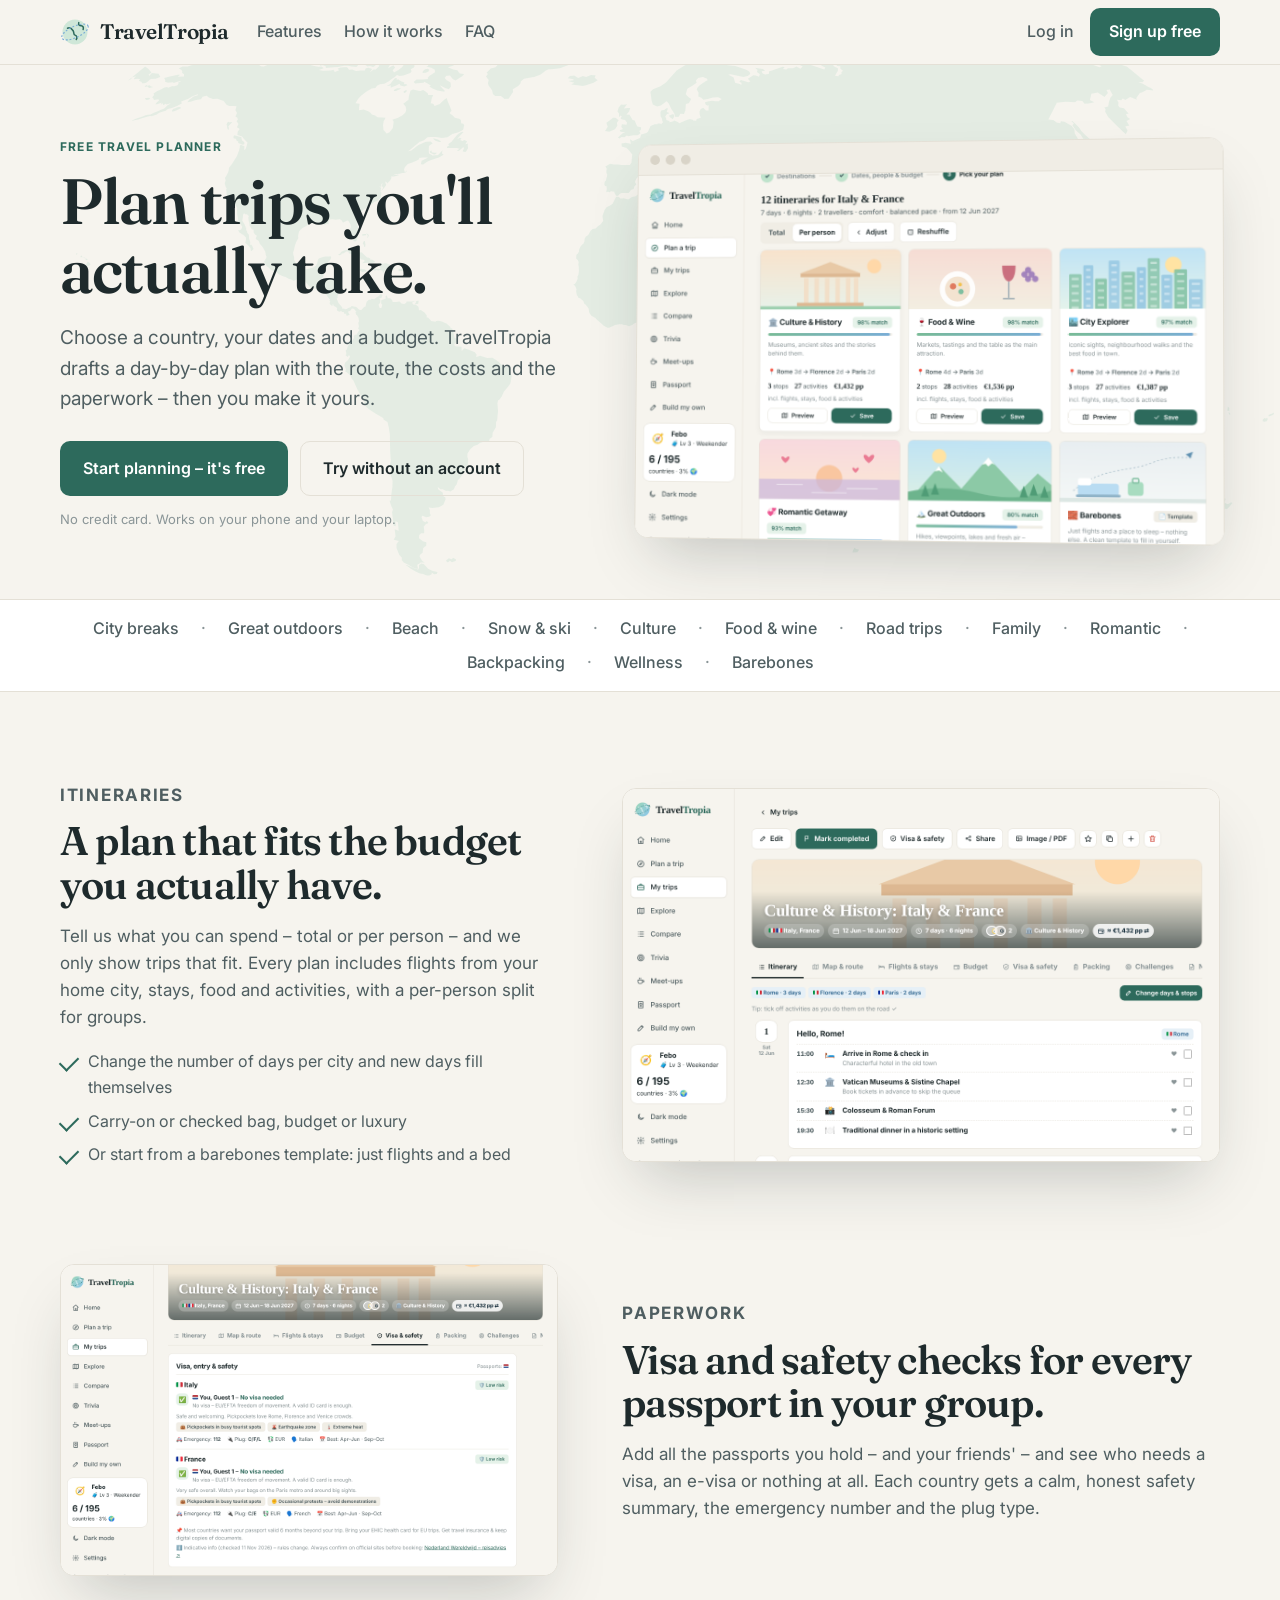
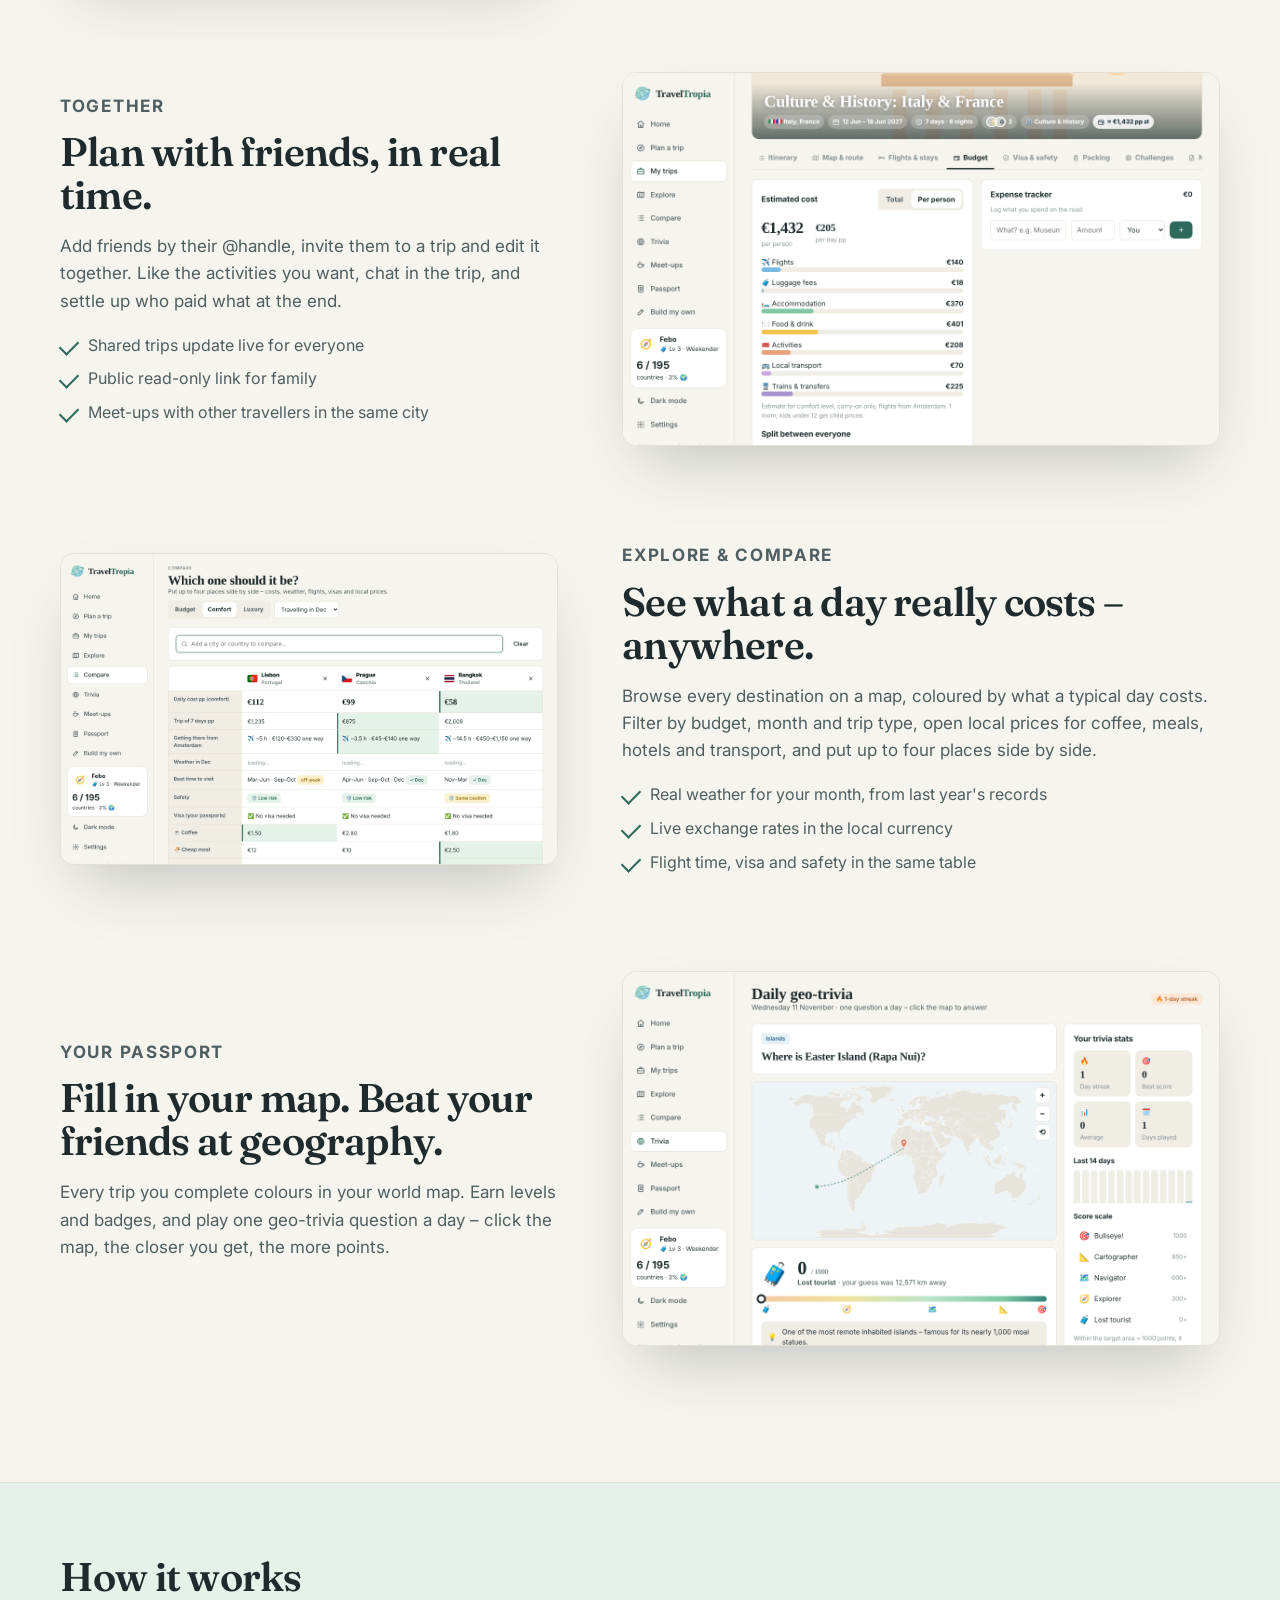
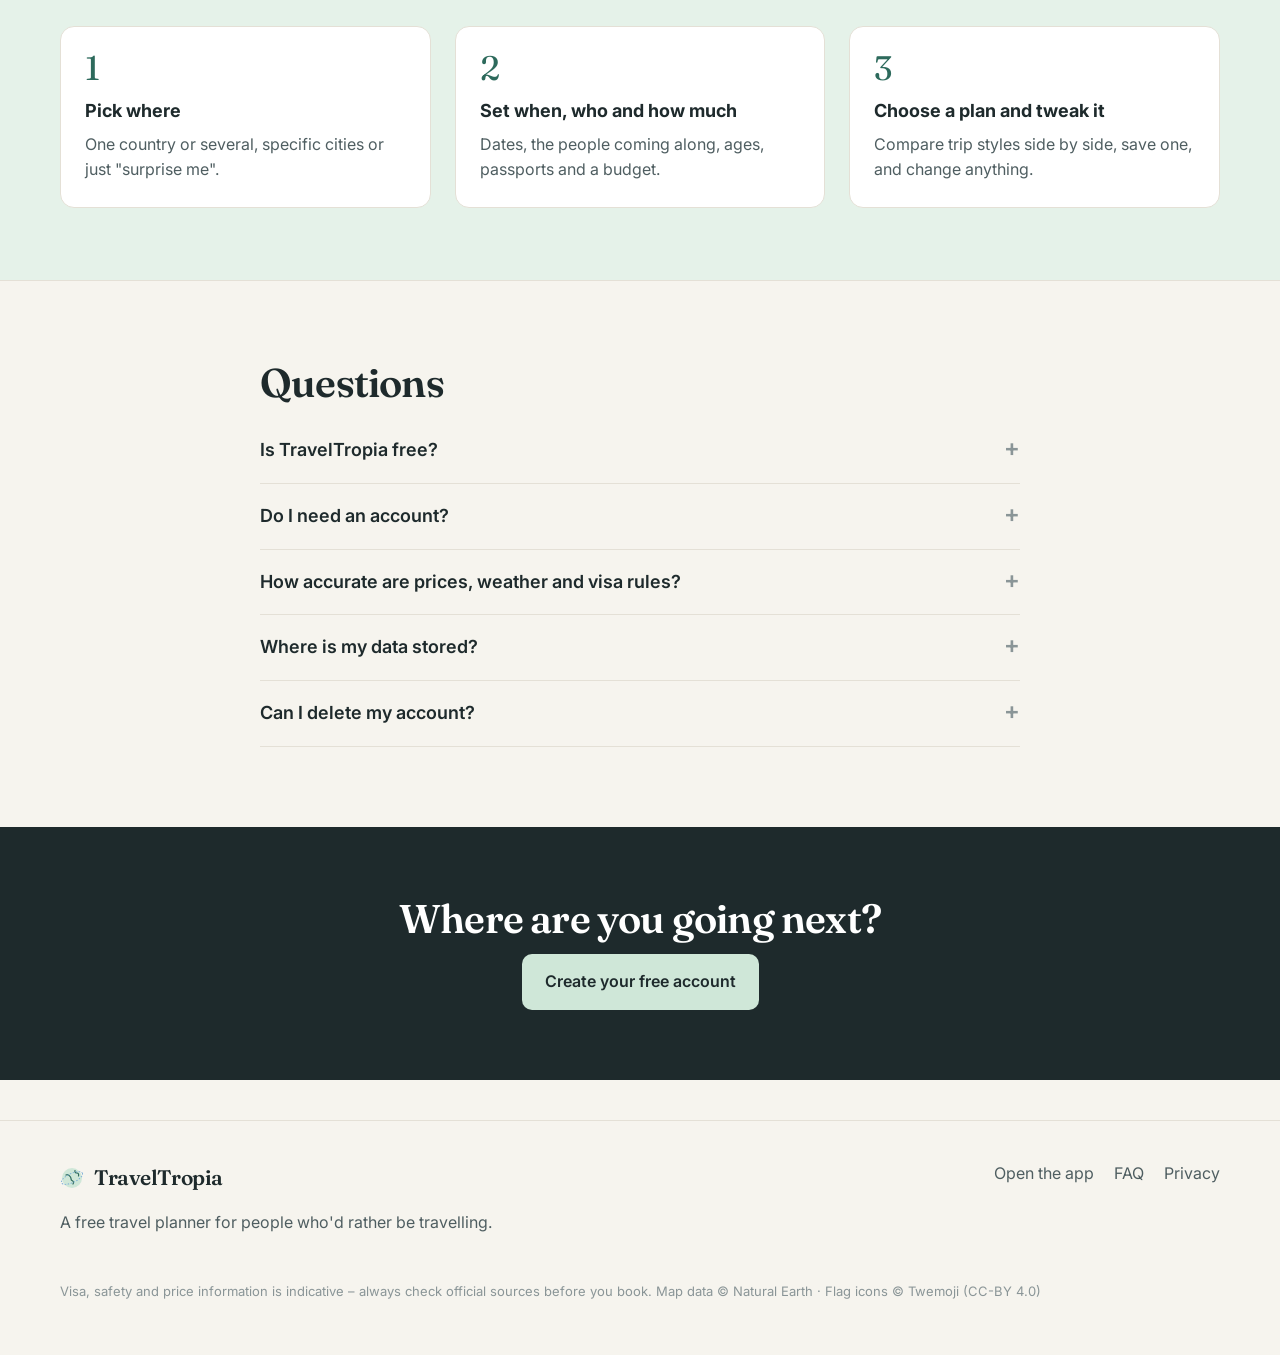
<file: index.html>
<!DOCTYPE html>
<html lang="en">
<head>
  <meta charset="utf-8">
  <meta name="viewport" content="width=device-width, initial-scale=1">
  <title>TravelTropia – plan trips you'll actually take</title>
  <meta name="description" content="Free travel planner: day-by-day itineraries that fit your budget, visa and safety checks for every passport, shared trips with friends, and a map of everywhere you've been.">
  <meta property="og:title" content="TravelTropia – plan trips you'll actually take">
  <meta property="og:description" content="Itineraries that fit your budget, visa checks for every passport and trips you plan together.">
  <meta property="og:image" content="assets/img/screen-trip.png">
  <meta name="theme-color" content="#F6F4EE">
  <link rel="icon" href="assets/img/logo.svg" type="image/svg+xml">
  <link rel="preconnect" href="https://fonts.googleapis.com">
  <link rel="preconnect" href="https://fonts.gstatic.com" crossorigin>
  <link rel="stylesheet" href="https://fonts.googleapis.com/css2?family=Fraunces:opsz,wght@9..144,500;9..144,600&family=Inter:wght@400;500;600;700&display=swap">
  <link rel="stylesheet" href="assets/css/site.css">
</head>
<body>
  <div data-include="partials/header.html"><header class="site-header"><div class="wrap"><a class="logo" href="./"><img src="assets/img/logo.svg" alt="" width="30" height="30"><span>TravelTropia</span></a><div class="site-actions"><a class="link" href="app.html#login">Log in</a><a class="button" href="app.html#signup">Sign up free</a></div></div></header></div>

  <main>
    <section class="hero">
      <div class="wrap hero-grid">
        <div>
          <p class="eyebrow">Free travel planner</p>
          <h1>Plan trips you'll actually take.</h1>
          <p class="lead">Choose a country, your dates and a budget. TravelTropia drafts a day-by-day plan with the route, the costs and the paperwork – then you make it yours.</p>
          <div class="cta">
            <a class="button big" href="app.html#signup">Start planning – it's free</a>
            <a class="button ghost big" href="app.html">Try without an account</a>
          </div>
          <p class="small">No credit card. Works on your phone and your laptop.</p>
        </div>
        <figure class="shot tilt">
          <div class="shot-bar"><i></i><i></i><i></i></div>
          <img src="assets/img/screen-results.png" alt="TravelTropia showing several itinerary options for Italy and France with prices" width="1280" height="800">
        </figure>
      </div>
    </section>

    <section class="styles-strip" aria-label="Trip styles">
      <div class="wrap">
        <span>City breaks</span><span>Great outdoors</span><span>Beach</span><span>Snow &amp; ski</span><span>Culture</span><span>Food &amp; wine</span><span>Road trips</span><span>Family</span><span>Romantic</span><span>Backpacking</span><span>Wellness</span><span>Barebones</span>
      </div>
    </section>

    <section id="features" class="features">
      <div class="wrap">
        <div class="feature">
          <div>
            <p class="eyebrow">Itineraries</p>
            <h2>A plan that fits the budget you actually have.</h2>
            <p>Tell us what you can spend – total or per person – and we only show trips that fit. Every plan includes flights from your home city, stays, food and activities, with a per-person split for groups.</p>
            <ul class="ticks"><li>Change the number of days per city and new days fill themselves</li><li>Carry-on or checked bag, budget or luxury</li><li>Or start from a barebones template: just flights and a bed</li></ul>
          </div>
          <figure class="shot"><img src="assets/img/screen-trip.png" alt="A day-by-day itinerary for a trip" loading="lazy" width="1280" height="800"></figure>
        </div>
        <div class="feature flip">
          <div>
            <p class="eyebrow">Paperwork</p>
            <h2>Visa and safety checks for every passport in your group.</h2>
            <p>Add all the passports you hold – and your friends' – and see who needs a visa, an e-visa or nothing at all. Each country gets a calm, honest safety summary, the emergency number and the plug type.</p>
          </div>
          <figure class="shot"><img src="assets/img/screen-visa.png" alt="Visa and safety information for a destination" loading="lazy" width="1280" height="800"></figure>
        </div>
        <div class="feature">
          <div>
            <p class="eyebrow">Together</p>
            <h2>Plan with friends, in real time.</h2>
            <p>Add friends by their @handle, invite them to a trip and edit it together. Like the activities you want, chat in the trip, and settle up who paid what at the end.</p>
            <ul class="ticks"><li>Shared trips update live for everyone</li><li>Public read-only link for family</li><li>Meet-ups with other travellers in the same city</li></ul>
          </div>
          <figure class="shot"><img src="assets/img/screen-budget.png" alt="Budget split between travellers" loading="lazy" width="1280" height="800"></figure>
        </div>
        <div class="feature flip">
          <div>
            <p class="eyebrow">Explore &amp; compare</p>
            <h2>See what a day really costs – anywhere.</h2>
            <p>Browse every destination on a map, coloured by what a typical day costs. Filter by budget, month and trip type, open local prices for coffee, meals, hotels and transport, and put up to four places side by side.</p>
            <ul class="ticks"><li>Real weather for your month, from last year's records</li><li>Live exchange rates in the local currency</li><li>Flight time, visa and safety in the same table</li></ul>
          </div>
          <figure class="shot"><img src="assets/img/screen-compare.png" alt="Comparing four destinations side by side" loading="lazy" width="1280" height="800"></figure>
        </div>
        <div class="feature">
          <div>
            <p class="eyebrow">Your passport</p>
            <h2>Fill in your map. Beat your friends at geography.</h2>
            <p>Every trip you complete colours in your world map. Earn levels and badges, and play one geo-trivia question a day – click the map, the closer you get, the more points.</p>
          </div>
          <figure class="shot"><img src="assets/img/screen-trivia.png" alt="Daily geography trivia on a world map" loading="lazy" width="1280" height="800"></figure>
        </div>
      </div>
    </section>

    <section id="how" class="how">
      <div class="wrap">
        <h2>How it works</h2>
        <ol class="steps3">
          <li><b>Pick where</b><span>One country or several, specific cities or just "surprise me".</span></li>
          <li><b>Set when, who and how much</b><span>Dates, the people coming along, ages, passports and a budget.</span></li>
          <li><b>Choose a plan and tweak it</b><span>Compare trip styles side by side, save one, and change anything.</span></li>
        </ol>
      </div>
    </section>

    <section id="faq" class="faq">
      <div class="wrap narrow">
        <h2>Questions</h2>
        <details><summary>Is TravelTropia free?</summary><p>Yes. There are no paid plans and no ads.</p></details>
        <details><summary>Do I need an account?</summary><p>No – you can try everything without one and your trips stay in your browser. With an account your trips sync across devices and you can plan with friends.</p></details>
        <details><summary>How accurate are prices, weather and visa rules?</summary><p>Daily costs are built from typical local prices (coffee, meals, hotels, transport and sights) per country, and exchange rates update daily. Weather comes from real measurements via Open-Meteo – a live forecast for the next two weeks, otherwise last year's records for your dates. Flight prices are estimates – the flight and hotel buttons open real search results with your dates filled in. Visa and safety information was checked in November 2026, but rules change, so always confirm on the official sites we link to.</p></details>
        <details><summary>Where is my data stored?</summary><p>Accounts and trips are stored with Google Firebase. Only you and the friends you invite can see your trips, unless you turn on a public link. Read the <a href="privacy.html">privacy policy</a>.</p></details>
        <details><summary>Can I delete my account?</summary><p>Yes, any time from Settings – it removes your profile, trips and friends from the database.</p></details>
      </div>
    </section>

    <section class="cta-band">
      <div class="wrap">
        <h2>Where are you going next?</h2>
        <a class="button big" href="app.html#signup">Create your free account</a>
      </div>
    </section>
  </main>

  <div data-include="partials/footer.html"><footer class="site-footer"><div class="wrap"><a href="privacy.html">Privacy</a></div></footer></div>
  <script src="assets/js/include.js"></script>
</body>
</html>
</file>
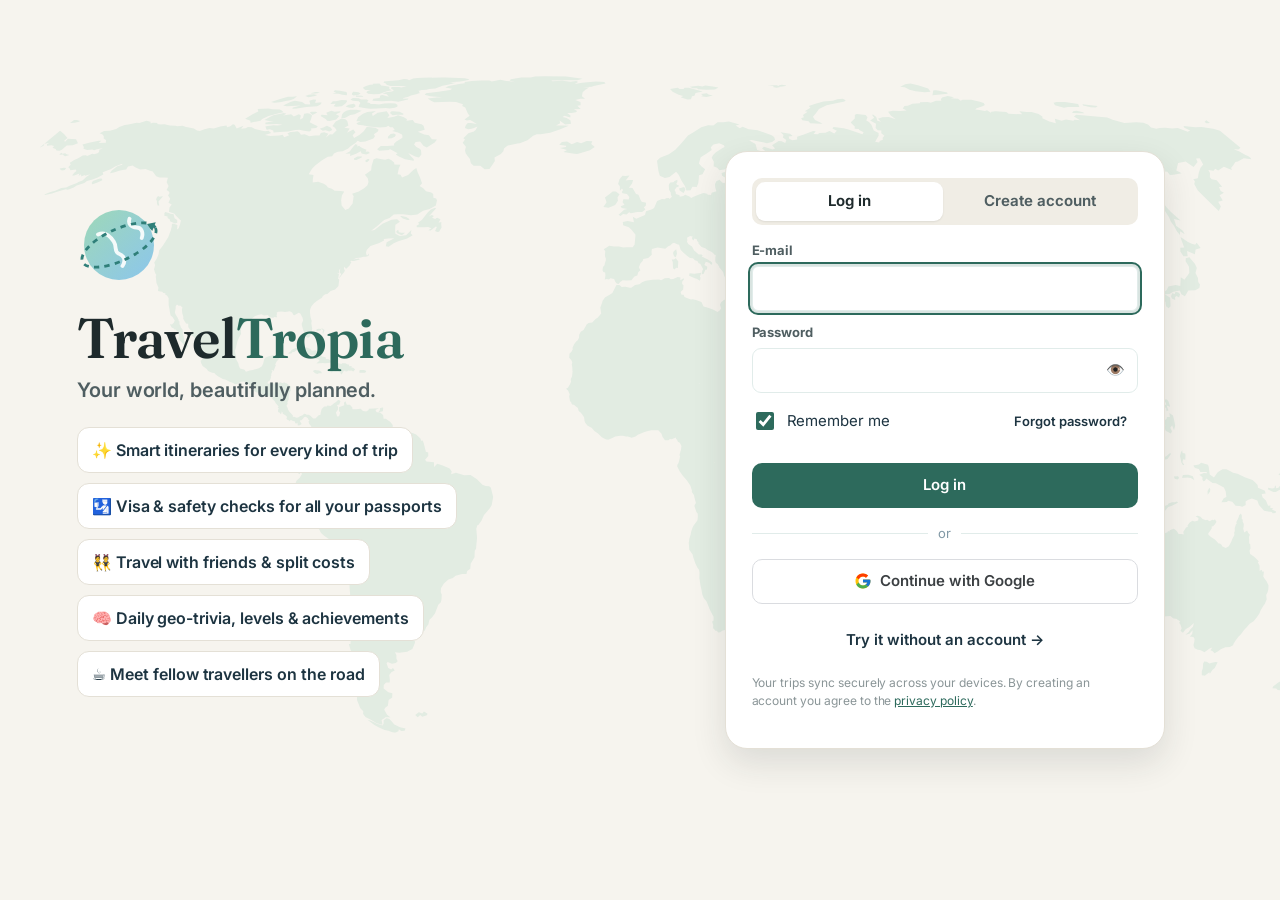
<file: app.html>
<!DOCTYPE html>
<html lang="en">
<head>
  <meta charset="utf-8">
  <meta name="viewport" content="width=device-width, initial-scale=1">
  <title>TravelTropia</title>
  <meta name="description" content="Plan itineraries, travel with friends and track every country you visit.">
  <meta name="theme-color" content="#F6F4EE" media="(prefers-color-scheme: light)">
  <meta name="theme-color" content="#14201F" media="(prefers-color-scheme: dark)">
  <link rel="icon" href="assets/img/logo.svg" type="image/svg+xml">
  <link rel="preconnect" href="https://fonts.googleapis.com">
  <link rel="preconnect" href="https://fonts.gstatic.com" crossorigin>
  <link rel="stylesheet" href="https://fonts.googleapis.com/css2?family=Fraunces:opsz,wght@9..144,500;9..144,600&family=Inter:wght@400;500;600;700&display=swap">
  <link rel="stylesheet" href="assets/vendor/leaflet/leaflet.css">
  <link rel="stylesheet" href="assets/css/style.css">
</head>
<body>
  <div class="app" id="app"><div class="boot">Loading TravelTropia…</div></div>
  <div class="toasts" id="toasts" aria-live="polite"></div>

  <script src="firebase-config.js"></script>         <!-- your Firebase keys (empty = offline mode) -->
  <script src="assets/vendor/leaflet/leaflet.js" defer></script> <!-- Leaflet (street maps) -->
  <script src="assets/js/libs.js" defer></script>    <!-- d3-geo + topojson (maps) -->
  <script src="assets/js/data.js" defer></script>    <!-- countries, destinations, visa/safety, trivia -->
  <script src="assets/js/cities.js" defer></script>  <!-- 14,800 world cities for search (GeoNames) -->
  <script src="assets/js/script.js" defer></script>  <!-- the app -->
</body>
</html>
</file>
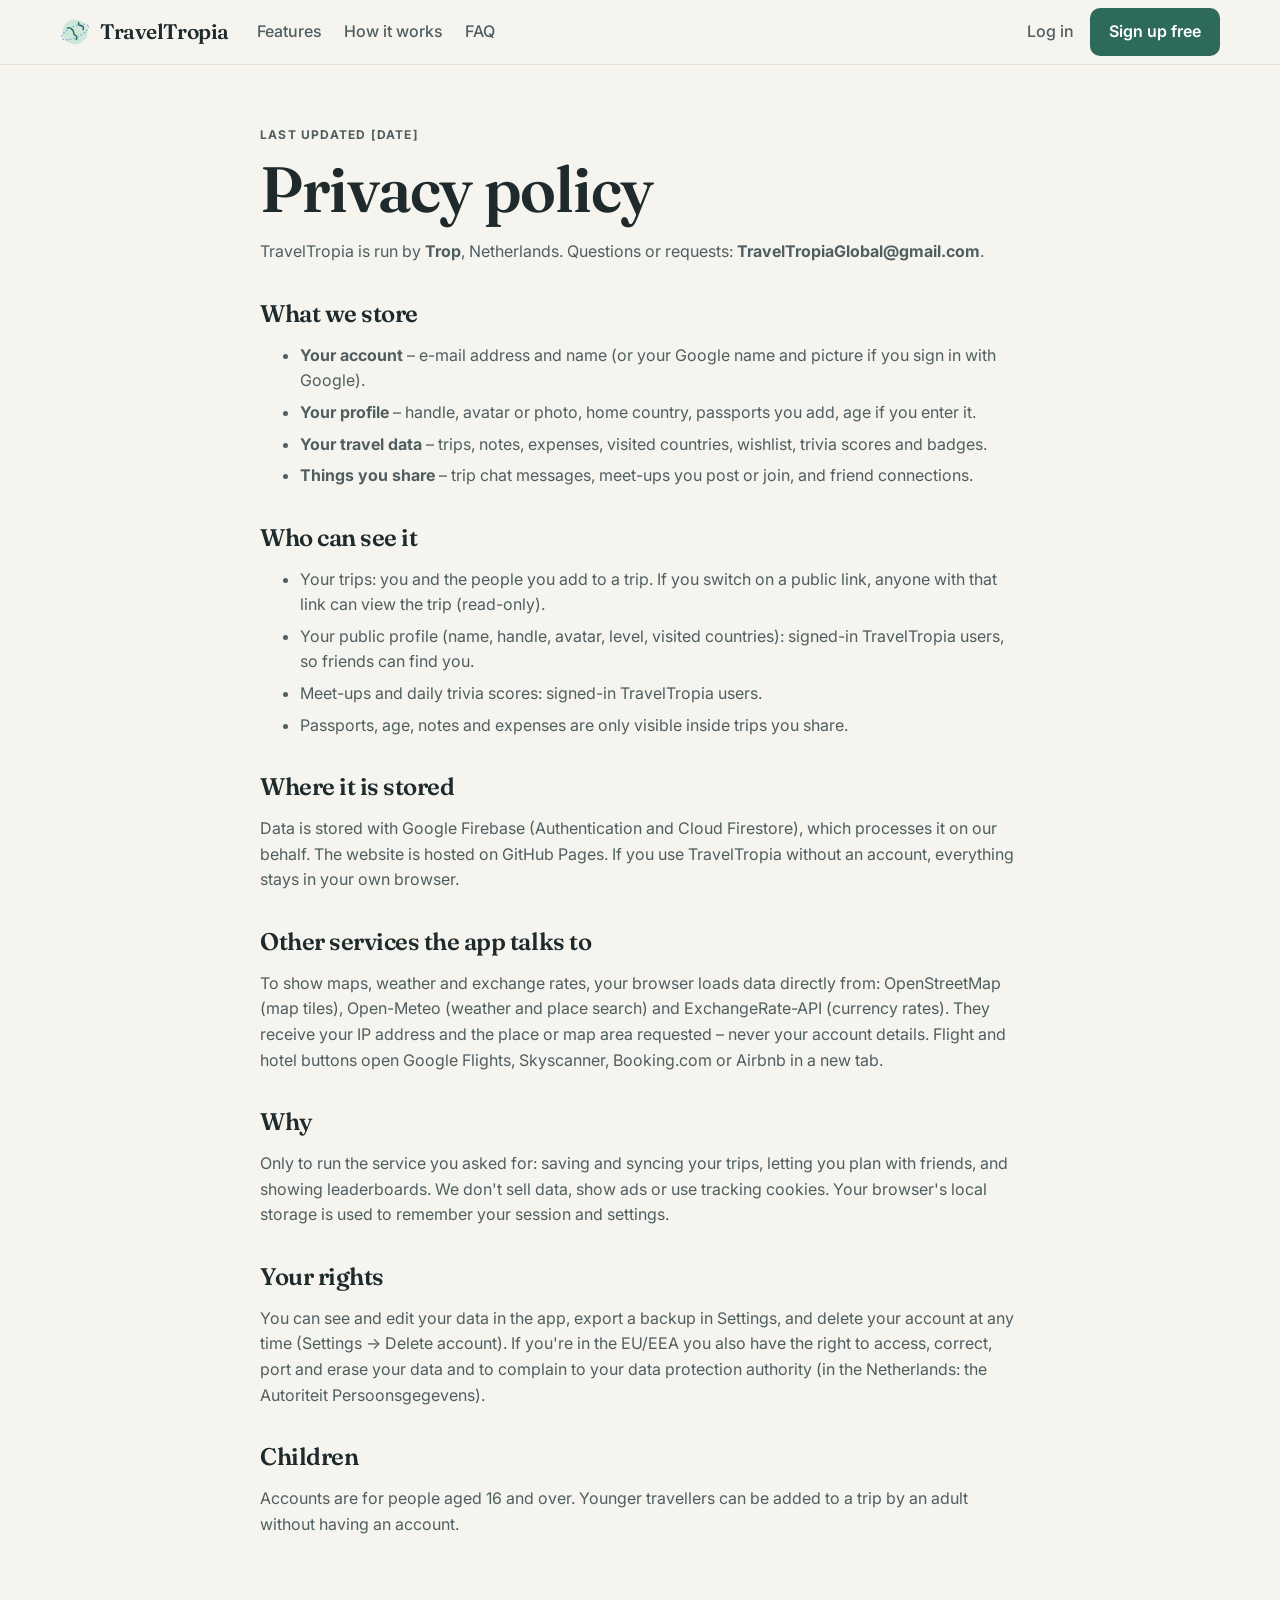
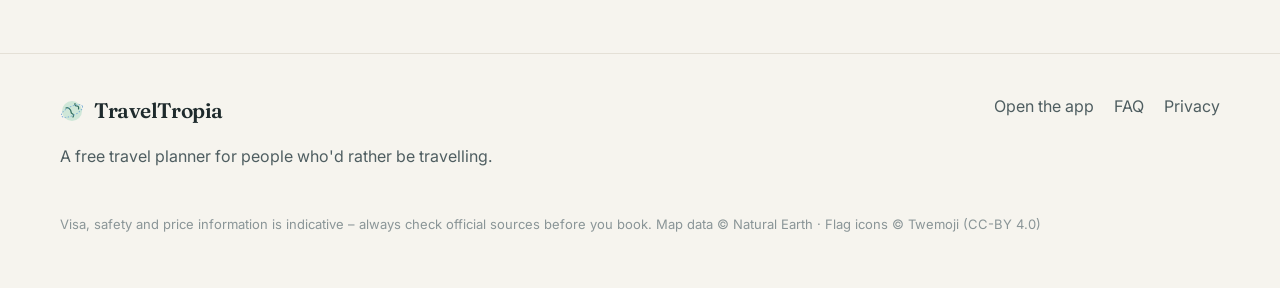
<file: privacy.html>
<!DOCTYPE html>
<html lang="en">
<head>
  <meta charset="utf-8">
  <meta name="viewport" content="width=device-width, initial-scale=1">
  <title>Privacy – TravelTropia</title>
  <link rel="icon" href="assets/img/logo.svg" type="image/svg+xml">
  <link rel="stylesheet" href="https://fonts.googleapis.com/css2?family=Fraunces:opsz,wght@9..144,500;9..144,600&family=Inter:wght@400;500;600;700&display=swap">
  <link rel="stylesheet" href="assets/css/site.css">
</head>
<body>
  <div data-include="partials/header.html"><header class="site-header"><div class="wrap"><a class="logo" href="./"><img src="assets/img/logo.svg" alt="" width="30" height="30"><span>TravelTropia</span></a></div></header></div>
  <main class="page wrap narrow">
    <p class="eyebrow">Last updated <span>[date]</span></p>
    <h1>Privacy policy</h1>
    <p>TravelTropia is run by <b>Trop</b>, Netherlands. Questions or requests: <b>TravelTropiaGlobal@gmail.com</b>.</p>

    <h2>What we store</h2>
    <ul>
      <li><b>Your account</b> – e-mail address and name (or your Google name and picture if you sign in with Google).</li>
      <li><b>Your profile</b> – handle, avatar or photo, home country, passports you add, age if you enter it.</li>
      <li><b>Your travel data</b> – trips, notes, expenses, visited countries, wishlist, trivia scores and badges.</li>
      <li><b>Things you share</b> – trip chat messages, meet-ups you post or join, and friend connections.</li>
    </ul>

    <h2>Who can see it</h2>
    <ul>
      <li>Your trips: you and the people you add to a trip. If you switch on a public link, anyone with that link can view the trip (read-only).</li>
      <li>Your public profile (name, handle, avatar, level, visited countries): signed-in TravelTropia users, so friends can find you.</li>
      <li>Meet-ups and daily trivia scores: signed-in TravelTropia users.</li>
      <li>Passports, age, notes and expenses are only visible inside trips you share.</li>
    </ul>

    <h2>Where it is stored</h2>
    <p>Data is stored with Google Firebase (Authentication and Cloud Firestore), which processes it on our behalf. The website is hosted on GitHub Pages. If you use TravelTropia without an account, everything stays in your own browser.</p>

    <h2>Other services the app talks to</h2>
    <p>To show maps, weather and exchange rates, your browser loads data directly from: OpenStreetMap (map tiles), Open-Meteo (weather and place search) and ExchangeRate-API (currency rates). They receive your IP address and the place or map area requested – never your account details. Flight and hotel buttons open Google Flights, Skyscanner, Booking.com or Airbnb in a new tab.</p>

    <h2>Why</h2>
    <p>Only to run the service you asked for: saving and syncing your trips, letting you plan with friends, and showing leaderboards. We don't sell data, show ads or use tracking cookies. Your browser's local storage is used to remember your session and settings.</p>

    <h2>Your rights</h2>
    <p>You can see and edit your data in the app, export a backup in Settings, and delete your account at any time (Settings → Delete account). If you're in the EU/EEA you also have the right to access, correct, port and erase your data and to complain to your data protection authority (in the Netherlands: the Autoriteit Persoonsgegevens).</p>

    <h2>Children</h2>
    <p>Accounts are for people aged 16 and over. Younger travellers can be added to a trip by an adult without having an account.</p>
  </main>
  <div data-include="partials/footer.html"></div>
  <script src="assets/js/include.js"></script>
</body>
</html>
</file>
<file: assets/css/site.css>
/* TravelTropia – website pages (landing, privacy). The app itself uses style.css. */
:root{
  --ink:#1E2A2C; --ink-2:#4F5E61; --ink-3:#8A9597;
  --bg:#F6F4EE; --card:#FFFFFF; --line:#E4E0D6; --soft:#F0EDE5;
  --green:#CFE7D8; --green-2:#E5F2E9; --primary:#2D6A5C; --blue:#79ADD6; --blue-2:#E6F0F7;
  --serif:"Fraunces",Georgia,"Times New Roman",serif;
  --sans:"Inter","Segoe UI",system-ui,-apple-system,sans-serif;
}
*{box-sizing:border-box}
html{scroll-behavior:smooth}
body{margin:0;background:var(--bg);color:var(--ink);font:16px/1.6 var(--sans);-webkit-font-smoothing:antialiased}
a{color:var(--primary)}
h1,h2{font-family:var(--serif);font-weight:600;letter-spacing:-.02em;line-height:1.08;margin:0 0 14px}
h1{font-size:clamp(38px,5.4vw,64px)}
h2{font-size:clamp(28px,3.4vw,40px)}
.wrap{width:min(1160px,100% - 40px);margin:0 auto}
.narrow{width:min(760px,100% - 40px)}
.eyebrow{font-size:12px;font-weight:700;letter-spacing:.1em;text-transform:uppercase;color:var(--primary);margin:0 0 10px}
.small{font-size:13px;color:var(--ink-3)}
.button{display:inline-flex;align-items:center;gap:8px;padding:10px 18px;border-radius:10px;background:var(--primary);color:#fff;text-decoration:none;font-weight:600;border:1px solid transparent;transition:background .15s}
.button:hover{background:#25594D}
.button.ghost{background:transparent;color:var(--ink);border-color:var(--line)}
.button.ghost:hover{background:var(--card)}
.button.big{padding:14px 22px;font-size:16px}

/* header & footer */
.site-header{position:sticky;top:0;z-index:20;background:rgba(246,244,238,.88);backdrop-filter:blur(10px);border-bottom:1px solid var(--line)}
.site-header .wrap{display:flex;align-items:center;gap:28px;height:64px}
.logo{display:flex;align-items:center;gap:10px;text-decoration:none;color:var(--ink);font-family:var(--serif);font-weight:600;font-size:21px;letter-spacing:-.02em}
.site-nav{display:flex;gap:22px;flex:1}
.site-nav a,.site-actions .link{color:var(--ink-2);text-decoration:none;font-weight:500}
.site-nav a:hover,.site-actions .link:hover{color:var(--ink)}
.site-actions{display:flex;align-items:center;gap:16px;margin-left:auto}
.site-footer{border-top:1px solid var(--line);padding:40px 0;margin-top:40px;color:var(--ink-2)}
.site-footer .wrap{display:grid;grid-template-columns:1.2fr 1fr;gap:16px 40px}
.site-footer nav{display:flex;gap:20px;justify-content:flex-end;flex-wrap:wrap}
.site-footer nav a{color:var(--ink-2);text-decoration:none}
.site-footer .small{grid-column:1/-1}

/* hero */
.hero{padding:72px 0 56px;position:relative;overflow:hidden}
.hero:before{content:"";position:absolute;inset:0;background:url("../img/world.svg") 70% 40%/1300px auto no-repeat;opacity:.5;pointer-events:none}
.hero-grid{position:relative;display:grid;grid-template-columns:1fr 1.15fr;gap:56px;align-items:center}
.lead{font-size:19px;color:var(--ink-2);max-width:520px}
.cta{display:flex;gap:12px;flex-wrap:wrap;margin:26px 0 12px}
.shot{margin:0;background:var(--card);border:1px solid var(--line);border-radius:14px;overflow:hidden;box-shadow:0 30px 60px -20px rgba(30,42,44,.25)}
.shot img{display:block;width:100%;height:auto}
.shot-bar{display:flex;gap:6px;padding:10px 12px;border-bottom:1px solid var(--line);background:var(--soft)}
.shot-bar i{width:10px;height:10px;border-radius:50%;background:#D9D4C8}
.tilt{transform:perspective(1600px) rotateY(-6deg) rotateX(2deg)}

.styles-strip{border-top:1px solid var(--line);border-bottom:1px solid var(--line);background:var(--card);padding:16px 0}
.styles-strip .wrap{display:flex;flex-wrap:wrap;gap:8px 22px;justify-content:center;color:var(--ink-2);font-weight:500}
.styles-strip span:not(:last-child):after{content:"·";margin-left:22px;color:var(--ink-3)}

/* features */
.features{padding:90px 0 40px}
.feature{display:grid;grid-template-columns:1fr 1.2fr;gap:64px;align-items:center;margin-bottom:96px}
.feature.flip>div{order:2}
.feature p{color:var(--ink-2);font-size:17px}
.ticks{list-style:none;padding:0;margin:18px 0 0;display:grid;gap:8px}
.ticks li{padding-left:28px;position:relative;color:var(--ink-2)}
.ticks li:before{content:"";position:absolute;left:0;top:7px;width:16px;height:9px;border-left:2.5px solid var(--primary);border-bottom:2.5px solid var(--primary);transform:rotate(-45deg)}

/* how */
.how{background:var(--green-2);padding:72px 0;border-top:1px solid var(--line);border-bottom:1px solid var(--line)}
.steps3{list-style:none;padding:0;margin:28px 0 0;display:grid;grid-template-columns:repeat(3,1fr);gap:24px;counter-reset:s}
.steps3 li{background:var(--card);border:1px solid var(--line);border-radius:14px;padding:24px;counter-increment:s}
.steps3 li:before{content:counter(s);font-family:var(--serif);font-size:34px;color:var(--primary);display:block;line-height:1;margin-bottom:12px}
.steps3 b{display:block;font-size:18px;margin-bottom:6px}
.steps3 span{color:var(--ink-2)}

/* faq */
.faq{padding:80px 0}
details{border-bottom:1px solid var(--line);padding:18px 0}
summary{cursor:pointer;font-weight:600;font-size:18px;list-style:none;display:flex;justify-content:space-between}
summary::-webkit-details-marker{display:none}
summary:after{content:"+";font-size:24px;color:var(--ink-3);line-height:1}
details[open] summary:after{content:"–"}
details p{color:var(--ink-2);margin:10px 0 0}

.cta-band{padding:70px 0;text-align:center;background:var(--ink);color:#fff}
.cta-band h2{color:#fff}
.cta-band .button{background:#CFE7D8;color:var(--ink)}
.cta-band .button:hover{background:#fff}

/* simple pages */
.page{padding:60px 0}
.page h2{font-size:24px;margin-top:36px}
.page li{margin-bottom:6px;color:var(--ink-2)}
.page p{color:var(--ink-2)}

@media (max-width:900px){
  .site-nav{display:none}
  .hero{padding:40px 0}
  .hero-grid,.feature{grid-template-columns:1fr;gap:28px}
  .feature.flip>div{order:0}
  .tilt{transform:none}
  .steps3{grid-template-columns:1fr}
  .site-footer .wrap{grid-template-columns:1fr}
  .site-footer nav{justify-content:flex-start}
}

/* Dark mode follows the visitor's device setting */
@media (prefers-color-scheme:dark){
  :root{--ink:#E6EEEB;--ink-2:#B4C2BE;--ink-3:#85948F;--bg:#111A19;--card:#182322;--line:#2A3735;--soft:#1D2A28;--green:#244538;--green-2:#1A2F29;--primary:#7CC4A8;--blue:#7FB2DA;--blue-2:#1A2A35}
  .site-header{background:rgba(17,26,25,.88)}
  .button{color:#0E1917}
  .button:hover{background:#9AD4BD}
  .button.ghost{color:var(--ink)}
  .hero:before{opacity:.1}
  .cta-band{background:#0B1211}
  .cta-band .button{color:#1E2A2C}
  img{opacity:.96}
}
</file>
<file: assets/vendor/leaflet/leaflet.css>
/* required styles */

.leaflet-pane,
.leaflet-tile,
.leaflet-marker-icon,
.leaflet-marker-shadow,
.leaflet-tile-container,
.leaflet-pane > svg,
.leaflet-pane > canvas,
.leaflet-zoom-box,
.leaflet-image-layer,
.leaflet-layer {
	position: absolute;
	left: 0;
	top: 0;
	}
.leaflet-container {
	overflow: hidden;
	}
.leaflet-tile,
.leaflet-marker-icon,
.leaflet-marker-shadow {
	-webkit-user-select: none;
	   -moz-user-select: none;
	        user-select: none;
	  -webkit-user-drag: none;
	}
/* Prevents IE11 from highlighting tiles in blue */
.leaflet-tile::selection {
	background: transparent;
}
/* Safari renders non-retina tile on retina better with this, but Chrome is worse */
.leaflet-safari .leaflet-tile {
	image-rendering: -webkit-optimize-contrast;
	}
/* hack that prevents hw layers "stretching" when loading new tiles */
.leaflet-safari .leaflet-tile-container {
	width: 1600px;
	height: 1600px;
	-webkit-transform-origin: 0 0;
	}
.leaflet-marker-icon,
.leaflet-marker-shadow {
	display: block;
	}
/* .leaflet-container svg: reset svg max-width decleration shipped in Joomla! (joomla.org) 3.x */
/* .leaflet-container img: map is broken in FF if you have max-width: 100% on tiles */
.leaflet-container .leaflet-overlay-pane svg {
	max-width: none !important;
	max-height: none !important;
	}
.leaflet-container .leaflet-marker-pane img,
.leaflet-container .leaflet-shadow-pane img,
.leaflet-container .leaflet-tile-pane img,
.leaflet-container img.leaflet-image-layer,
.leaflet-container .leaflet-tile {
	max-width: none !important;
	max-height: none !important;
	width: auto;
	padding: 0;
	}

.leaflet-container img.leaflet-tile {
	/* See: https://bugs.chromium.org/p/chromium/issues/detail?id=600120 */
	mix-blend-mode: plus-lighter;
}

.leaflet-container.leaflet-touch-zoom {
	-ms-touch-action: pan-x pan-y;
	touch-action: pan-x pan-y;
	}
.leaflet-container.leaflet-touch-drag {
	-ms-touch-action: pinch-zoom;
	/* Fallback for FF which doesn't support pinch-zoom */
	touch-action: none;
	touch-action: pinch-zoom;
}
.leaflet-container.leaflet-touch-drag.leaflet-touch-zoom {
	-ms-touch-action: none;
	touch-action: none;
}
.leaflet-container {
	-webkit-tap-highlight-color: transparent;
}
.leaflet-container a {
	-webkit-tap-highlight-color: rgba(51, 181, 229, 0.4);
}
.leaflet-tile {
	filter: inherit;
	visibility: hidden;
	}
.leaflet-tile-loaded {
	visibility: inherit;
	}
.leaflet-zoom-box {
	width: 0;
	height: 0;
	-moz-box-sizing: border-box;
	     box-sizing: border-box;
	z-index: 800;
	}
/* workaround for https://bugzilla.mozilla.org/show_bug.cgi?id=888319 */
.leaflet-overlay-pane svg {
	-moz-user-select: none;
	}

.leaflet-pane         { z-index: 400; }

.leaflet-tile-pane    { z-index: 200; }
.leaflet-overlay-pane { z-index: 400; }
.leaflet-shadow-pane  { z-index: 500; }
.leaflet-marker-pane  { z-index: 600; }
.leaflet-tooltip-pane   { z-index: 650; }
.leaflet-popup-pane   { z-index: 700; }

.leaflet-map-pane canvas { z-index: 100; }
.leaflet-map-pane svg    { z-index: 200; }

.leaflet-vml-shape {
	width: 1px;
	height: 1px;
	}
.lvml {
	behavior: url(#default#VML);
	display: inline-block;
	position: absolute;
	}


/* control positioning */

.leaflet-control {
	position: relative;
	z-index: 800;
	pointer-events: visiblePainted; /* IE 9-10 doesn't have auto */
	pointer-events: auto;
	}
.leaflet-top,
.leaflet-bottom {
	position: absolute;
	z-index: 1000;
	pointer-events: none;
	}
.leaflet-top {
	top: 0;
	}
.leaflet-right {
	right: 0;
	}
.leaflet-bottom {
	bottom: 0;
	}
.leaflet-left {
	left: 0;
	}
.leaflet-control {
	float: left;
	clear: both;
	}
.leaflet-right .leaflet-control {
	float: right;
	}
.leaflet-top .leaflet-control {
	margin-top: 10px;
	}
.leaflet-bottom .leaflet-control {
	margin-bottom: 10px;
	}
.leaflet-left .leaflet-control {
	margin-left: 10px;
	}
.leaflet-right .leaflet-control {
	margin-right: 10px;
	}


/* zoom and fade animations */

.leaflet-fade-anim .leaflet-popup {
	opacity: 0;
	-webkit-transition: opacity 0.2s linear;
	   -moz-transition: opacity 0.2s linear;
	        transition: opacity 0.2s linear;
	}
.leaflet-fade-anim .leaflet-map-pane .leaflet-popup {
	opacity: 1;
	}
.leaflet-zoom-animated {
	-webkit-transform-origin: 0 0;
	    -ms-transform-origin: 0 0;
	        transform-origin: 0 0;
	}
svg.leaflet-zoom-animated {
	will-change: transform;
}

.leaflet-zoom-anim .leaflet-zoom-animated {
	-webkit-transition: -webkit-transform 0.25s cubic-bezier(0,0,0.25,1);
	   -moz-transition:    -moz-transform 0.25s cubic-bezier(0,0,0.25,1);
	        transition:         transform 0.25s cubic-bezier(0,0,0.25,1);
	}
.leaflet-zoom-anim .leaflet-tile,
.leaflet-pan-anim .leaflet-tile {
	-webkit-transition: none;
	   -moz-transition: none;
	        transition: none;
	}

.leaflet-zoom-anim .leaflet-zoom-hide {
	visibility: hidden;
	}


/* cursors */

.leaflet-interactive {
	cursor: pointer;
	}
.leaflet-grab {
	cursor: -webkit-grab;
	cursor:    -moz-grab;
	cursor:         grab;
	}
.leaflet-crosshair,
.leaflet-crosshair .leaflet-interactive {
	cursor: crosshair;
	}
.leaflet-popup-pane,
.leaflet-control {
	cursor: auto;
	}
.leaflet-dragging .leaflet-grab,
.leaflet-dragging .leaflet-grab .leaflet-interactive,
.leaflet-dragging .leaflet-marker-draggable {
	cursor: move;
	cursor: -webkit-grabbing;
	cursor:    -moz-grabbing;
	cursor:         grabbing;
	}

/* marker & overlays interactivity */
.leaflet-marker-icon,
.leaflet-marker-shadow,
.leaflet-image-layer,
.leaflet-pane > svg path,
.leaflet-tile-container {
	pointer-events: none;
	}

.leaflet-marker-icon.leaflet-interactive,
.leaflet-image-layer.leaflet-interactive,
.leaflet-pane > svg path.leaflet-interactive,
svg.leaflet-image-layer.leaflet-interactive path {
	pointer-events: visiblePainted; /* IE 9-10 doesn't have auto */
	pointer-events: auto;
	}

/* visual tweaks */

.leaflet-container {
	background: #ddd;
	outline-offset: 1px;
	}
.leaflet-container a {
	color: #0078A8;
	}
.leaflet-zoom-box {
	border: 2px dotted #38f;
	background: rgba(255,255,255,0.5);
	}


/* general typography */
.leaflet-container {
	font-family: "Helvetica Neue", Arial, Helvetica, sans-serif;
	font-size: 12px;
	font-size: 0.75rem;
	line-height: 1.5;
	}


/* general toolbar styles */

.leaflet-bar {
	box-shadow: 0 1px 5px rgba(0,0,0,0.65);
	border-radius: 4px;
	}
.leaflet-bar a {
	background-color: #fff;
	border-bottom: 1px solid #ccc;
	width: 26px;
	height: 26px;
	line-height: 26px;
	display: block;
	text-align: center;
	text-decoration: none;
	color: black;
	}
.leaflet-bar a,
.leaflet-control-layers-toggle {
	background-position: 50% 50%;
	background-repeat: no-repeat;
	display: block;
	}
.leaflet-bar a:hover,
.leaflet-bar a:focus {
	background-color: #f4f4f4;
	}
.leaflet-bar a:first-child {
	border-top-left-radius: 4px;
	border-top-right-radius: 4px;
	}
.leaflet-bar a:last-child {
	border-bottom-left-radius: 4px;
	border-bottom-right-radius: 4px;
	border-bottom: none;
	}
.leaflet-bar a.leaflet-disabled {
	cursor: default;
	background-color: #f4f4f4;
	color: #bbb;
	}

.leaflet-touch .leaflet-bar a {
	width: 30px;
	height: 30px;
	line-height: 30px;
	}
.leaflet-touch .leaflet-bar a:first-child {
	border-top-left-radius: 2px;
	border-top-right-radius: 2px;
	}
.leaflet-touch .leaflet-bar a:last-child {
	border-bottom-left-radius: 2px;
	border-bottom-right-radius: 2px;
	}

/* zoom control */

.leaflet-control-zoom-in,
.leaflet-control-zoom-out {
	font: bold 18px 'Lucida Console', Monaco, monospace;
	text-indent: 1px;
	}

.leaflet-touch .leaflet-control-zoom-in, .leaflet-touch .leaflet-control-zoom-out  {
	font-size: 22px;
	}


/* layers control */

.leaflet-control-layers {
	box-shadow: 0 1px 5px rgba(0,0,0,0.4);
	background: #fff;
	border-radius: 5px;
	}
.leaflet-control-layers-toggle {
	background-image: url(images/layers.png);
	width: 36px;
	height: 36px;
	}
.leaflet-retina .leaflet-control-layers-toggle {
	background-image: url(images/layers-2x.png);
	background-size: 26px 26px;
	}
.leaflet-touch .leaflet-control-layers-toggle {
	width: 44px;
	height: 44px;
	}
.leaflet-control-layers .leaflet-control-layers-list,
.leaflet-control-layers-expanded .leaflet-control-layers-toggle {
	display: none;
	}
.leaflet-control-layers-expanded .leaflet-control-layers-list {
	display: block;
	position: relative;
	}
.leaflet-control-layers-expanded {
	padding: 6px 10px 6px 6px;
	color: #333;
	background: #fff;
	}
.leaflet-control-layers-scrollbar {
	overflow-y: scroll;
	overflow-x: hidden;
	padding-right: 5px;
	}
.leaflet-control-layers-selector {
	margin-top: 2px;
	position: relative;
	top: 1px;
	}
.leaflet-control-layers label {
	display: block;
	font-size: 13px;
	font-size: 1.08333em;
	}
.leaflet-control-layers-separator {
	height: 0;
	border-top: 1px solid #ddd;
	margin: 5px -10px 5px -6px;
	}

/* Default icon URLs */
.leaflet-default-icon-path { /* used only in path-guessing heuristic, see L.Icon.Default */
	background-image: url(images/marker-icon.png);
	}


/* attribution and scale controls */

.leaflet-container .leaflet-control-attribution {
	background: #fff;
	background: rgba(255, 255, 255, 0.8);
	margin: 0;
	}
.leaflet-control-attribution,
.leaflet-control-scale-line {
	padding: 0 5px;
	color: #333;
	line-height: 1.4;
	}
.leaflet-control-attribution a {
	text-decoration: none;
	}
.leaflet-control-attribution a:hover,
.leaflet-control-attribution a:focus {
	text-decoration: underline;
	}
.leaflet-attribution-flag {
	display: inline !important;
	vertical-align: baseline !important;
	width: 1em;
	height: 0.6669em;
	}
.leaflet-left .leaflet-control-scale {
	margin-left: 5px;
	}
.leaflet-bottom .leaflet-control-scale {
	margin-bottom: 5px;
	}
.leaflet-control-scale-line {
	border: 2px solid #777;
	border-top: none;
	line-height: 1.1;
	padding: 2px 5px 1px;
	white-space: nowrap;
	-moz-box-sizing: border-box;
	     box-sizing: border-box;
	background: rgba(255, 255, 255, 0.8);
	text-shadow: 1px 1px #fff;
	}
.leaflet-control-scale-line:not(:first-child) {
	border-top: 2px solid #777;
	border-bottom: none;
	margin-top: -2px;
	}
.leaflet-control-scale-line:not(:first-child):not(:last-child) {
	border-bottom: 2px solid #777;
	}

.leaflet-touch .leaflet-control-attribution,
.leaflet-touch .leaflet-control-layers,
.leaflet-touch .leaflet-bar {
	box-shadow: none;
	}
.leaflet-touch .leaflet-control-layers,
.leaflet-touch .leaflet-bar {
	border: 2px solid rgba(0,0,0,0.2);
	background-clip: padding-box;
	}


/* popup */

.leaflet-popup {
	position: absolute;
	text-align: center;
	margin-bottom: 20px;
	}
.leaflet-popup-content-wrapper {
	padding: 1px;
	text-align: left;
	border-radius: 12px;
	}
.leaflet-popup-content {
	margin: 13px 24px 13px 20px;
	line-height: 1.3;
	font-size: 13px;
	font-size: 1.08333em;
	min-height: 1px;
	}
.leaflet-popup-content p {
	margin: 17px 0;
	margin: 1.3em 0;
	}
.leaflet-popup-tip-container {
	width: 40px;
	height: 20px;
	position: absolute;
	left: 50%;
	margin-top: -1px;
	margin-left: -20px;
	overflow: hidden;
	pointer-events: none;
	}
.leaflet-popup-tip {
	width: 17px;
	height: 17px;
	padding: 1px;

	margin: -10px auto 0;
	pointer-events: auto;

	-webkit-transform: rotate(45deg);
	   -moz-transform: rotate(45deg);
	    -ms-transform: rotate(45deg);
	        transform: rotate(45deg);
	}
.leaflet-popup-content-wrapper,
.leaflet-popup-tip {
	background: white;
	color: #333;
	box-shadow: 0 3px 14px rgba(0,0,0,0.4);
	}
.leaflet-container a.leaflet-popup-close-button {
	position: absolute;
	top: 0;
	right: 0;
	border: none;
	text-align: center;
	width: 24px;
	height: 24px;
	font: 16px/24px Tahoma, Verdana, sans-serif;
	color: #757575;
	text-decoration: none;
	background: transparent;
	}
.leaflet-container a.leaflet-popup-close-button:hover,
.leaflet-container a.leaflet-popup-close-button:focus {
	color: #585858;
	}
.leaflet-popup-scrolled {
	overflow: auto;
	}

.leaflet-oldie .leaflet-popup-content-wrapper {
	-ms-zoom: 1;
	}
.leaflet-oldie .leaflet-popup-tip {
	width: 24px;
	margin: 0 auto;

	-ms-filter: "progid:DXImageTransform.Microsoft.Matrix(M11=0.70710678, M12=0.70710678, M21=-0.70710678, M22=0.70710678)";
	filter: progid:DXImageTransform.Microsoft.Matrix(M11=0.70710678, M12=0.70710678, M21=-0.70710678, M22=0.70710678);
	}

.leaflet-oldie .leaflet-control-zoom,
.leaflet-oldie .leaflet-control-layers,
.leaflet-oldie .leaflet-popup-content-wrapper,
.leaflet-oldie .leaflet-popup-tip {
	border: 1px solid #999;
	}


/* div icon */

.leaflet-div-icon {
	background: #fff;
	border: 1px solid #666;
	}


/* Tooltip */
/* Base styles for the element that has a tooltip */
.leaflet-tooltip {
	position: absolute;
	padding: 6px;
	background-color: #fff;
	border: 1px solid #fff;
	border-radius: 3px;
	color: #222;
	white-space: nowrap;
	-webkit-user-select: none;
	-moz-user-select: none;
	-ms-user-select: none;
	user-select: none;
	pointer-events: none;
	box-shadow: 0 1px 3px rgba(0,0,0,0.4);
	}
.leaflet-tooltip.leaflet-interactive {
	cursor: pointer;
	pointer-events: auto;
	}
.leaflet-tooltip-top:before,
.leaflet-tooltip-bottom:before,
.leaflet-tooltip-left:before,
.leaflet-tooltip-right:before {
	position: absolute;
	pointer-events: none;
	border: 6px solid transparent;
	background: transparent;
	content: "";
	}

/* Directions */

.leaflet-tooltip-bottom {
	margin-top: 6px;
}
.leaflet-tooltip-top {
	margin-top: -6px;
}
.leaflet-tooltip-bottom:before,
.leaflet-tooltip-top:before {
	left: 50%;
	margin-left: -6px;
	}
.leaflet-tooltip-top:before {
	bottom: 0;
	margin-bottom: -12px;
	border-top-color: #fff;
	}
.leaflet-tooltip-bottom:before {
	top: 0;
	margin-top: -12px;
	margin-left: -6px;
	border-bottom-color: #fff;
	}
.leaflet-tooltip-left {
	margin-left: -6px;
}
.leaflet-tooltip-right {
	margin-left: 6px;
}
.leaflet-tooltip-left:before,
.leaflet-tooltip-right:before {
	top: 50%;
	margin-top: -6px;
	}
.leaflet-tooltip-left:before {
	right: 0;
	margin-right: -12px;
	border-left-color: #fff;
	}
.leaflet-tooltip-right:before {
	left: 0;
	margin-left: -12px;
	border-right-color: #fff;
	}

/* Printing */

@media print {
	/* Prevent printers from removing background-images of controls. */
	.leaflet-control {
		-webkit-print-color-adjust: exact;
		print-color-adjust: exact;
		}
	}
</file>
<file: assets/css/style.css>
/* TravelTropia – app styles */
@font-face{font-family:"Twemoji Country Flags";unicode-range:U+1F1E6-1F1FF,U+1F3F4,U+E0062-E0063,U+E0065,U+E0067,U+E006C,U+E006E,U+E0073-E0074,U+E0077,U+E007F;src:url([data-uri]) format("woff2");font-display:swap}
:root{
  --green:#A8DCC0; --green-2:#CDEEDB; --green-d:#3E8E6A;
  --blue:#A9D3F0; --blue-2:#D6ECFA; --blue-d:#3A7CA8;
  --ink:#1D3441; --ink-2:#4C6573; --ink-3:#8299A6;
  --bg:#F3F9F7; --card:#FFFFFF; --line:#E1ECEA; --soft:#EEF6F4;
  --primary:#2F7F79; --primary-ink:#fff; --accent:#F7B98B; --danger:#D9665B; --gold:#F2C14E;
  --earth:linear-gradient(135deg,#BFE8D1 0%,#B5DAF3 100%);
  --earth-strong:linear-gradient(135deg,#7FC8A3 0%,#79B8E3 100%);
  --shadow:0 1px 2px rgba(29,52,65,.05),0 6px 20px rgba(29,52,65,.06);
  --shadow-lg:0 20px 50px rgba(29,52,65,.18);
  --r:16px; --fh:"Twemoji Country Flags","Outfit","Nunito Sans",system-ui,"Segoe UI",sans-serif; --r-sm:10px;
  --map-land:#E4EEEC; --map-sea:#EAF5FB; --map-stroke:#fff;
}
[data-theme=dark]{
  --ink:#E6F1EF; --ink-2:#AFC4C6; --ink-3:#7D9399;
  --bg:#0F1A1F; --card:#16252C; --line:#25363E; --soft:#1B2D35;
  --primary:#7FD0B0; --primary-ink:#0F1A1F;
  --green-2:#1E3A31; --blue-2:#1B3346;
  --shadow:0 1px 2px rgba(0,0,0,.3),0 6px 20px rgba(0,0,0,.25);
  --map-land:#22343C; --map-sea:#132228; --map-stroke:#16252C;
}
*{box-sizing:border-box}
html,body{margin:0;height:100%}
body{font-family:"Twemoji Country Flags","Nunito Sans",system-ui,-apple-system,"Segoe UI",Roboto,sans-serif;background:var(--bg);color:var(--ink);font-size:15px;line-height:1.5;-webkit-font-smoothing:antialiased}
h1,h2,h3,h4,.display{font-family:"Twemoji Country Flags","Outfit","Nunito Sans",system-ui,sans-serif;margin:0;letter-spacing:-.01em}
h1{font-size:30px;font-weight:700} h2{font-size:22px;font-weight:650} h3{font-size:17px;font-weight:600}
button,input,select,textarea{font:inherit;color:inherit}
a{color:var(--primary)}
.ico{width:18px;height:18px;flex:none;stroke:currentColor;fill:none;stroke-width:2;stroke-linecap:round;stroke-linejoin:round}
.ico.sm{width:15px;height:15px}.ico.lg{width:22px;height:22px}

/* Layout */
.app{display:grid;grid-template-columns:240px 1fr;min-height:100vh}
.side{position:sticky;top:0;height:100vh;padding:22px 16px;display:flex;flex-direction:column;gap:6px;background:var(--card);border-right:1px solid var(--line)}
.brand{display:flex;align-items:center;gap:10px;padding:4px 8px 20px}
.brand b{font-family:var(--fh);font-size:21px;font-weight:700;letter-spacing:-.02em}
.brand b span{background:var(--earth-strong);-webkit-background-clip:text;background-clip:text;color:transparent}
.nav{display:flex;align-items:center;gap:12px;padding:10px 12px;border-radius:12px;color:var(--ink-2);text-decoration:none;font-weight:600;cursor:pointer;border:0;background:none;width:100%;text-align:left}
.nav:hover{background:var(--soft);color:var(--ink)}
.nav.on{background:var(--green-2);color:var(--ink)}
.nav.on .ico{color:var(--green-d)}
[data-theme=dark] .nav.on .ico{color:var(--primary)}
.side .grow{flex:1}
.side-card{background:var(--earth);border-radius:14px;padding:12px;color:#1D3441;font-size:13px;border:0;cursor:pointer;text-align:left;font-family:inherit;width:100%}
.side-card .av{background:#fff}
.side-card b{font-family:var(--fh);font-size:22px;display:block}
.main{padding:28px 36px 80px;max-width:1240px;width:100%;margin:0 auto}
.topbar{display:flex;align-items:center;gap:12px;justify-content:space-between;margin-bottom:22px;flex-wrap:wrap}
.sub{color:var(--ink-2)}
.muted{color:var(--ink-3);font-size:13px}

/* Buttons */
.btn{display:inline-flex;align-items:center;justify-content:center;gap:8px;padding:10px 16px;border-radius:12px;border:1px solid var(--line);background:var(--card);cursor:pointer;font-weight:650;white-space:nowrap;transition:transform .08s,box-shadow .15s,background .15s}
.btn:hover{box-shadow:var(--shadow)} .btn:active{transform:translateY(1px)}
.btn.pri{background:var(--primary);border-color:transparent;color:var(--primary-ink)}
.btn.earth{background:var(--earth-strong);border-color:transparent;color:#fff;text-shadow:0 1px 1px rgba(0,0,0,.12)}
.btn.ghost{background:transparent;border-color:transparent}
.btn.ghost:hover{background:var(--soft);box-shadow:none}
.btn.danger{color:var(--danger)}
.btn.sm{padding:6px 10px;font-size:13px;border-radius:10px}
.btn.icon{padding:8px;border-radius:10px}
.btn:disabled{opacity:.5;cursor:not-allowed}
.row{display:flex;align-items:center;gap:10px;flex-wrap:wrap}
.spread{display:flex;align-items:center;justify-content:space-between;gap:10px;flex-wrap:wrap}

/* Cards */
.card{background:var(--card);border:1px solid var(--line);border-radius:var(--r);box-shadow:var(--shadow)}
.pad{padding:20px}
.grid{display:grid;gap:16px}
.g2{grid-template-columns:repeat(2,minmax(0,1fr))}
.g3{grid-template-columns:repeat(3,minmax(0,1fr))}
.g4{grid-template-columns:repeat(4,minmax(0,1fr))}
.auto{grid-template-columns:repeat(auto-fill,minmax(270px,1fr))}
.section{margin-top:30px}
.section>.spread{margin-bottom:14px}

/* Hero */
.hero{position:relative;overflow:hidden;border-radius:22px;padding:34px;background:var(--earth);color:#1D3441;min-height:220px;display:flex;flex-direction:column;justify-content:center}
.hero h1{font-size:34px;max-width:560px}
.hero p{max-width:520px;font-size:16px;opacity:.85;margin:8px 0 18px}
.hero .globe{position:absolute;right:-30px;top:50%;transform:translateY(-50%);width:330px;height:330px;opacity:.95;pointer-events:none}
.hero .btn{box-shadow:0 4px 14px rgba(29,52,65,.12)}
.hero .btn:not(.pri){background:rgba(255,255,255,.85);color:#1D3441;border-color:transparent}
.hero h1{line-height:1.15}

/* Stat tiles */
.stat{padding:18px;display:flex;gap:14px;align-items:center;cursor:default;text-align:left;width:100%}
button.stat{cursor:pointer;font:inherit}
button.stat:hover{border-color:var(--green)}
.stat .bub{width:46px;height:46px;border-radius:14px;display:grid;place-items:center;font-size:22px;flex:none}
.stat .n{font-family:var(--fh);font-size:28px;font-weight:700;line-height:1}
.stat .l{color:var(--ink-2);font-size:13px;font-weight:600}
.bg-g{background:var(--green-2)} .bg-b{background:var(--blue-2)} .bg-a{background:#FDE7D6} .bg-y{background:#FBF0CC}
[data-theme=dark] .bg-a{background:#3A2C22}[data-theme=dark] .bg-y{background:#3A3420}

/* Chips & pills */
.chip{display:inline-flex;align-items:center;gap:6px;padding:6px 12px;border-radius:999px;border:1px solid var(--line);background:var(--card);cursor:pointer;font-weight:600;font-size:13px}
.chip:hover{border-color:var(--green)}
.chip.on{background:var(--green-2);border-color:var(--green);}
.chip .x{opacity:.6}
.pill{display:inline-flex;align-items:center;gap:5px;padding:3px 10px;border-radius:999px;font-size:12px;font-weight:700;background:var(--soft);color:var(--ink-2)}
.pill.g{background:var(--green-2);color:var(--green-d)} .pill.b{background:var(--blue-2);color:var(--blue-d)}
.pill.a{background:#FDE7D6;color:#B5652B} .pill.y{background:#FBF0CC;color:#9A7516}
[data-theme=dark] .pill.g{color:#8FE0BC}[data-theme=dark] .pill.b{color:#9FD0F3}
.flags{font-size:18px;letter-spacing:2px}

/* Forms */
.field{display:flex;flex-direction:column;gap:6px}
.field label,.lbl{font-size:13px;font-weight:700;color:var(--ink-2)}
.inp{width:100%;padding:10px 12px;border-radius:11px;border:1px solid var(--line);background:var(--card);outline:none;transition:border .15s,box-shadow .15s}
.inp:focus{border-color:var(--primary);box-shadow:0 0 0 3px color-mix(in srgb,var(--primary) 18%,transparent)}
textarea.inp{min-height:110px;resize:vertical}
.seg{display:inline-flex;background:var(--soft);border-radius:12px;padding:4px;gap:4px;flex-wrap:wrap}
.seg button{border:0;background:transparent;padding:8px 14px;border-radius:9px;cursor:pointer;font-weight:650;color:var(--ink-2)}
.seg button.on{background:var(--card);color:var(--ink);box-shadow:var(--shadow)}
.stepper{display:inline-flex;align-items:center;border:1px solid var(--line);border-radius:12px;overflow:hidden;background:var(--card)}
.stepper button{border:0;background:none;padding:8px 14px;cursor:pointer;font-size:18px;font-weight:700;color:var(--primary)}
.stepper span{min-width:44px;text-align:center;font-weight:800;font-family:var(--fh);font-size:18px}
input[type=range]{accent-color:var(--primary);width:100%}
input[type=checkbox]{accent-color:var(--primary);width:18px;height:18px}

/* Search dropdown */
.search{position:relative}
.search .ico{position:absolute;left:12px;top:50%;transform:translateY(-50%);color:var(--ink-3)}
.search .inp{padding-left:38px}
.dd{position:absolute;z-index:30;left:0;right:0;top:calc(100% + 6px);background:var(--card);border:1px solid var(--line);border-radius:14px;box-shadow:var(--shadow-lg);max-height:320px;overflow:auto;padding:6px}
.dd button{display:flex;width:100%;gap:10px;align-items:center;padding:9px 10px;border:0;background:none;border-radius:10px;cursor:pointer;text-align:left}
.dd button:hover,.dd button.hl{background:var(--soft)}
.dd .fl{font-size:20px}

/* Wizard */
.steps{display:flex;gap:8px;margin-bottom:20px;flex-wrap:wrap}
.steps div{display:flex;align-items:center;gap:8px;font-weight:700;color:var(--ink-3);font-size:14px}
.steps i{font-style:normal;width:28px;height:28px;border-radius:50%;display:grid;place-items:center;background:var(--soft);font-size:13px}
.steps div.on{color:var(--ink)} .steps div.on i{background:var(--primary);color:var(--primary-ink)}
.steps div.done i{background:var(--green);color:#1D3441}
.steps .sep{width:28px;height:2px;background:var(--line);align-self:center}
.dest{padding:16px}
.dest-h{display:flex;align-items:center;gap:10px;margin-bottom:10px}
.dest-h .fl{font-size:28px}
.pop{display:flex;flex-direction:column;align-items:flex-start;gap:2px;padding:12px 14px;border-radius:14px;border:1px solid var(--line);background:var(--card);cursor:pointer;text-align:left}
.pop:hover{border-color:var(--green);box-shadow:var(--shadow)}
.pop.on{background:var(--green-2);border-color:var(--green)}
.pop .fl{font-size:26px}
.pop b{font-size:14px}

/* Plan cards */
.plan{overflow:hidden;display:flex;flex-direction:column;transition:transform .15s,box-shadow .15s}
.plan:hover{transform:translateY(-2px);box-shadow:var(--shadow-lg)}
.scene{display:block;width:100%;height:130px}
.plan .body{padding:16px 18px 18px;display:flex;flex-direction:column;gap:10px;flex:1}
.plan .route{font-size:13px;color:var(--ink-2);font-weight:600}
.plan .kpis{display:flex;gap:14px;font-size:13px;color:var(--ink-2)}
.plan .kpis b{color:var(--ink);font-family:var(--fh);font-size:16px}
.match{position:relative;height:6px;border-radius:9px;background:var(--soft);overflow:hidden}
.match i{position:absolute;inset:0 auto 0 0;background:var(--earth-strong);border-radius:9px}
.plan .foot{margin-top:auto;display:flex;gap:8px}
.plan .foot .btn{flex:1}
.custom-card{border:2px dashed var(--green);background:transparent;box-shadow:none;align-items:center;justify-content:center;text-align:center;padding:26px;cursor:pointer;min-height:300px}
.custom-card:hover{background:var(--green-2)}

/* Trip cards */
.tcard{overflow:hidden;cursor:pointer;display:flex;flex-direction:column;position:relative}
.tcard:hover{box-shadow:var(--shadow-lg)}
.tcard .body{padding:14px 16px 16px;display:flex;flex-direction:column;gap:6px}
.tcard .fav{position:absolute;top:10px;right:10px;background:rgba(255,255,255,.85);border:0;border-radius:10px;padding:6px;cursor:pointer;color:#8299A6}
.tcard .fav.on{color:#E2A400}
.tcard .fav.on .ico{fill:#F2C14E}
.stamp{position:absolute;top:12px;left:12px;transform:rotate(-8deg);border:2px solid var(--green-d);color:var(--green-d);background:rgba(255,255,255,.85);font-family:var(--fh);font-weight:800;font-size:12px;letter-spacing:.08em;padding:2px 8px;border-radius:6px}

/* Trip page */
.thead{border-radius:22px;overflow:hidden;position:relative}
.thead .scene{height:190px}
.thead .over{position:absolute;inset:auto 0 0 0;padding:22px 26px;background:linear-gradient(transparent,rgba(16,40,48,.55));color:#fff}
.thead .over h1{color:#fff;text-shadow:0 2px 8px rgba(0,0,0,.25)}
.thead .over .inp{background:rgba(255,255,255,.95);color:#1D3441;font-family:var(--fh);font-size:24px;font-weight:700;max-width:620px}
.meta{display:flex;gap:8px;flex-wrap:wrap;margin-top:8px}
.meta span{display:inline-flex;align-items:center;gap:6px;background:rgba(255,255,255,.22);backdrop-filter:blur(6px);padding:4px 10px;border-radius:999px;font-weight:700;font-size:13px}
.tabs{display:flex;gap:4px;border-bottom:1px solid var(--line);margin:18px 0 20px;overflow-x:auto}
.tabs button{border:0;background:none;padding:10px 14px;font-weight:700;color:var(--ink-3);cursor:pointer;border-bottom:3px solid transparent;display:flex;gap:7px;align-items:center;white-space:nowrap}
.tabs button.on{color:var(--ink);border-color:var(--primary)}
.day{display:grid;grid-template-columns:64px 1fr;gap:14px;margin-bottom:16px}
.day .num{display:flex;flex-direction:column;align-items:center;gap:4px}
.day .num b{width:48px;height:48px;border-radius:15px;background:var(--earth);display:grid;place-items:center;font-family:var(--fh);font-size:20px;color:#1D3441}
.day .num small{font-size:11px;color:var(--ink-3);font-weight:700;text-align:center;line-height:1.2}
.day .card{padding:16px 18px}
.day .dh{display:flex;justify-content:space-between;gap:10px;align-items:center;margin-bottom:8px;flex-wrap:wrap}
.item{display:grid;grid-template-columns:52px 30px 1fr auto;gap:8px;align-items:start;padding:9px 0;border-top:1px dashed var(--line)}
.item:first-of-type{border-top:0}
.item .t{font-weight:800;font-size:13px;color:var(--ink-2);padding-top:2px;font-variant-numeric:tabular-nums}
.item .e{font-size:18px;line-height:1.2}
.item .ti{font-weight:650}
.item .no{font-size:13px;color:var(--ink-3)}
.item.done .ti{text-decoration:line-through;color:var(--ink-3)}
.item.travel{background:var(--blue-2);border-radius:10px;padding:9px 8px;border:0;margin:4px 0}
.ed-item{display:grid;grid-template-columns:128px 150px 1fr 1fr auto;gap:8px;align-items:center;margin-bottom:8px}
.ed-day .dh .inp{max-width:300px}
.legs{display:flex;flex-direction:column;gap:10px}
.leg{display:flex;align-items:center;gap:12px;padding:12px 14px;border-radius:12px;background:var(--soft)}
.leg .fl{font-size:20px}
.bar{height:10px;border-radius:9px;background:var(--soft);overflow:hidden}
.bar i{display:block;height:100%;border-radius:9px}
.pack{display:flex;align-items:center;gap:10px;padding:9px 12px;border-radius:10px}
.pack:hover{background:var(--soft)}
.pack.done span{text-decoration:line-through;color:var(--ink-3)}
.pack .del{margin-left:auto;opacity:0}
.pack:hover .del{opacity:1}

/* Map */
.mapbox{position:relative;border-radius:var(--r);overflow:hidden;background:var(--map-sea);border:1px solid var(--line)}
.mapbox svg{display:block;width:100%;height:auto;touch-action:none}
.mapbox .ctry{fill:var(--map-land);stroke:var(--map-stroke);stroke-width:.5;vector-effect:non-scaling-stroke;transition:fill .2s}
.mapbox.world .ctry{cursor:pointer}
.mapbox.world .ctry:hover{fill:#CFE1DE}
[data-theme=dark] .mapbox.world .ctry:hover{fill:#2E464F}
.mapbox .ctry.v{fill:#7FCBA2}.mapbox .ctry.w{fill:#94C8EC}.mapbox .ctry.h{fill:#F3C9A4}
.mapbox .ctry.v:hover{fill:#66BA8D}.mapbox .ctry.w:hover{fill:#7AB8E2}
.mapbox .ctry.trip{fill:var(--green-2)}
.mapctl{position:absolute;right:12px;top:12px;display:flex;flex-direction:column;gap:6px}
.mapctl button{width:34px;height:34px;border-radius:10px;border:1px solid var(--line);background:var(--card);cursor:pointer;font-weight:800;font-size:17px;display:grid;place-items:center}
.legend{position:absolute;left:12px;bottom:12px;display:flex;gap:12px;background:var(--card);padding:6px 12px;border-radius:10px;font-size:12px;font-weight:700;border:1px solid var(--line)}
.legend i{display:inline-block;width:10px;height:10px;border-radius:3px;margin-right:5px;vertical-align:-1px}
.mtip{position:absolute;pointer-events:none;background:var(--ink);color:var(--bg);padding:4px 9px;border-radius:8px;font-size:12px;font-weight:700;transform:translate(-50%,-130%);white-space:nowrap;z-index:5}
.mpop{position:absolute;z-index:6;width:230px;padding:14px;transform:translate(-50%,8px)}
.route-line{fill:none;stroke:var(--primary);stroke-width:2.5;stroke-dasharray:6 5;vector-effect:non-scaling-stroke}
.mk circle{fill:var(--primary);stroke:#fff;stroke-width:2.5}
.mk text{fill:#fff;font:800 14px var(--fh);text-anchor:middle;dominant-baseline:central}
.mk .lab{fill:var(--ink);font:700 15px "Nunito Sans",system-ui,sans-serif;text-anchor:start;paint-order:stroke;stroke:var(--map-sea);stroke-width:4px;stroke-linejoin:round}

/* Passport */
.prof{display:flex;gap:18px;align-items:center}
.avatar{width:76px;height:76px;border-radius:24px;background:var(--earth);display:grid;place-items:center;font-size:38px;flex:none;cursor:pointer;border:0}
.cont{display:grid;grid-template-columns:160px 1fr 50px;gap:12px;align-items:center;padding:6px 0}
.badge{display:flex;flex-direction:column;align-items:center;gap:6px;padding:14px 8px;border-radius:14px;text-align:center;font-size:12px;font-weight:700}
.badge .em{font-size:28px;width:54px;height:54px;border-radius:50%;display:grid;place-items:center;background:var(--earth)}
.badge.off{opacity:.38;filter:grayscale(1)}
.clist{display:flex;flex-direction:column;max-height:52vh;overflow:auto;margin:0 -6px}
.crow{display:flex;align-items:center;gap:12px;padding:8px 10px;border-radius:10px}
.crow:hover{background:var(--soft)}
.crow .fl{font-size:22px}
.crow .grow{flex:1}

/* Modal */
.scrim{position:fixed;inset:0;background:rgba(15,30,36,.42);backdrop-filter:blur(3px);z-index:100;display:grid;place-items:center;padding:20px;animation:fade .15s}
.modal{background:var(--card);border-radius:20px;box-shadow:var(--shadow-lg);width:min(560px,100%);max-height:90vh;overflow:auto;padding:24px;animation:pop .18s}
.modal.wide{width:min(760px,100%)}
.modal .mh{display:flex;justify-content:space-between;align-items:center;margin-bottom:16px}
@keyframes fade{from{opacity:0}} @keyframes pop{from{transform:scale(.96);opacity:0}}
.toasts{position:fixed;right:20px;bottom:20px;max-width:calc(100vw - 40px);display:flex;flex-direction:column;gap:8px;z-index:200}
.toast{background:var(--ink);color:var(--bg);padding:12px 16px;border-radius:12px;box-shadow:var(--shadow-lg);display:flex;gap:14px;align-items:center;font-weight:600;animation:pop .2s;max-width:380px}
.toast button{background:none;border:0;color:var(--green);font-weight:800;cursor:pointer}
.empty{text-align:center;padding:50px 20px;color:var(--ink-2)}
.empty .big{font-size:52px;margin-bottom:6px}
.kbd{font-size:11px;border:1px solid var(--line);border-radius:5px;padding:1px 5px;color:var(--ink-3);font-weight:700}
.countdown{display:flex;gap:18px;align-items:center}
.countdown .big{font-family:var(--fh);font-size:46px;font-weight:800;line-height:1;background:var(--earth-strong);-webkit-background-clip:text;background-clip:text;color:transparent}
.insp{position:relative;overflow:hidden;cursor:pointer;border:0;padding:0;text-align:left;font:inherit;color:inherit}
.insp .scene{height:96px}
.insp .body{padding:10px 14px 14px}
.insp:hover{box-shadow:var(--shadow-lg)}
.hide{display:none!important}

@media (max-width:980px){.g4{grid-template-columns:repeat(2,1fr)}.g3{grid-template-columns:1fr 1fr}.hero .globe{opacity:.35}}
@media (max-width:820px){
  .app{grid-template-columns:1fr}
  .side{position:fixed;inset:auto 0 0 0;height:auto;flex-direction:row;padding:6px;z-index:50;border-right:0;border-top:1px solid var(--line);justify-content:space-around}
  .side .brand,.side .grow,.side-card,.side .nav-x{display:none}
  .nav{flex-direction:column;gap:2px;font-size:11px;padding:6px;align-items:center}
  .main{padding:18px 16px 100px}
  .g2,.g3,.two{grid-template-columns:1fr!important}
  .ed-item{grid-template-columns:1fr 1fr}
  .ed-item .wide{grid-column:1/-1}
  .hero h1{font-size:26px}
}
@media print{.side,.tabs,.no-print,.toasts{display:none!important}.app{display:block}.main{padding:0}.card{box-shadow:none}}

@media (max-width:820px){.toasts{bottom:84px}}

.av{display:inline-grid;place-items:center;border-radius:50%;background:var(--earth);overflow:hidden;flex:none;color:#1D3441;font-weight:800;border:2px solid var(--card);line-height:1}
.av img{width:100%;height:100%;object-fit:cover}
.avs{gap:0!important}.avs .av{margin-right:-6px}.avs .av:last-of-type{margin-right:6px}
.avatar-up{position:relative;cursor:pointer;display:inline-block;flex:none}
.avatar-up .cam{position:absolute;right:-2px;bottom:-2px;background:var(--primary);color:var(--primary-ink);border-radius:50%;width:26px;height:26px;display:grid;place-items:center;border:2px solid var(--card)}
.prof-card{background:var(--earth);border:0}.prof-card h1,.prof-card .sub{color:#1D3441}
.prof-card .muted{color:#3d5a66}
.dot{width:10px;height:10px;border-radius:50%;position:absolute;top:12px;right:12px}
.pop{position:relative}
.dot.g{background:#5FBF8A}.dot.y{background:#E9C04F}.dot.a{background:#E7905A}.dot.r{background:#D9665B}
.pill.r{background:#F8D7D3;color:#A83C32}[data-theme=dark] .pill.r{background:#46241F;color:#F3A59C}
[data-theme=dark] .pill.a{background:#3A2C22;color:#F3B98C}[data-theme=dark] .pill.y{background:#3A3420;color:#EBCF7A}
.t-g{color:var(--green-d);font-weight:700}.t-b{color:var(--blue-d);font-weight:700}.t-y{color:#9A7516;font-weight:700}.t-a{color:#B5652B;font-weight:700}
[data-theme=dark] .t-g{color:#8FE0BC}[data-theme=dark] .t-b{color:#9FD0F3}[data-theme=dark] .t-y{color:#EBCF7A}[data-theme=dark] .t-a{color:#F3B98C}
.notice{background:var(--blue-2);border-color:transparent;box-shadow:none}
.docbox{padding:14px 0;border-top:1px solid var(--line)}.docbox:first-of-type{border-top:0}
.vrows{display:flex;flex-direction:column;gap:8px;margin-top:8px}
.vrow{display:flex;gap:10px;align-items:flex-start}
.vic{width:32px;height:32px;border-radius:10px;display:grid;place-items:center;flex:none;background:var(--soft);font-size:16px}
.vic.g{background:var(--green-2)}.vic.b{background:var(--blue-2)}.vic.y{background:#FBF0CC}.vic.a{background:#FDE7D6}
.facts{display:flex;flex-wrap:wrap;gap:6px 16px;margin-top:10px;font-size:13px;color:var(--ink-2)}
.bk{padding:14px;border:1px solid var(--line);border-radius:14px;background:var(--card);margin-bottom:10px}
.bk .btn{text-decoration:none;color:var(--ink)}
.glist{display:flex;flex-direction:column;gap:6px}
.gp{display:flex;align-items:center;gap:10px;padding:8px 10px;border-radius:12px;background:var(--soft);flex-wrap:wrap}
.gp .grow{flex:1;min-width:120px}
.mbtn{display:inline-flex;align-items:center;gap:6px;background:rgba(255,255,255,.85);color:#1D3441;border:0;padding:4px 10px;border-radius:999px;font-weight:800;font-size:13px;cursor:pointer}
.nb{width:26px;height:26px;border-radius:50%;background:var(--primary);color:var(--primary-ink);display:grid;place-items:center;font-size:12px;flex:none}
.item.dare{background:#FFF6E3;border-radius:10px;padding:9px 8px;border:0;margin:4px 0}
[data-theme=dark] .item.dare{background:#3A3420}
.dare-card{background:linear-gradient(160deg,#FFF6E3,#FDE7D6);border:0}
[data-theme=dark] .dare-card{background:linear-gradient(160deg,#3A3420,#3A2C22)}
.meet{overflow:hidden;display:flex;flex-direction:column}
.meet .body{padding:14px 16px 16px;display:flex;flex-direction:column;gap:6px}
.mban{height:80px;display:grid;place-items:center;font-size:42px;background:var(--earth)}
.mban.t-coffee{background:linear-gradient(135deg,#F3E3D0,#E9D3BC)}.mban.t-food{background:linear-gradient(135deg,#FDE7D6,#F9D4C2)}.mban.t-drinks{background:linear-gradient(135deg,#F8D9DF,#E9D3F2)}
.mban.t-hike{background:linear-gradient(135deg,#CDEEDB,#B5DAF3)}.mban.t-beach{background:linear-gradient(135deg,#BCE2F7,#FDF0D8)}.mban.t-photo{background:linear-gradient(135deg,#D9ECFA,#E6F4EC)}
.exprev{max-height:52vh;overflow:auto;border:1px solid var(--line);border-radius:14px;background:var(--soft);padding:10px;text-align:center}
.exprev img{width:100%;max-width:520px;border-radius:8px;box-shadow:var(--shadow)}
.modal .btn{text-decoration:none}
.side-card .row{align-items:center}
.app>*{min-width:0}.main{min-width:0}.day>*,.item>div,.grid>*{min-width:0}
.ti,.no,h1,h3{overflow-wrap:anywhere}
@media (max-width:820px){.thead .over h1{font-size:22px}.thead .over{padding:16px}.day{grid-template-columns:44px 1fr;gap:8px}.day .num b{width:38px;height:38px;font-size:16px}.item{grid-template-columns:44px 24px 1fr auto}.topbar .row{gap:6px}}

/* smoothness */

.main.enter{animation:viewIn .22s ease-out}
@keyframes viewIn{from{opacity:0;transform:translateY(6px)}to{opacity:1;transform:none}}
.day,.tcard,.plan,.meet{content-visibility:auto;contain-intrinsic-size:auto 220px}
.btn,.chip,.nav,.pop,.card{-webkit-tap-highlight-color:transparent}
@media (prefers-reduced-motion:reduce){*{animation:none!important;transition:none!important;scroll-behavior:auto!important}}

/* ---------- Splash / auth ---------- */
.splash{position:relative;min-height:100vh;grid-column:1/-1;display:grid;grid-template-columns:1.1fr 1fr;align-items:center;gap:40px;padding:48px 6vw;background:linear-gradient(135deg,#BFE8D1 0%,#C9E6F5 55%,#B5DAF3 100%);overflow:hidden;color:#1D3441}
.sp-float span{position:absolute;font-size:34px;opacity:.35;animation:floaty 9s ease-in-out infinite}
@keyframes floaty{0%,100%{transform:translateY(0) rotate(0)}50%{transform:translateY(-22px) rotate(6deg)}}
.sp-left{position:relative;z-index:1}
.sp-left h1{font-size:56px;font-weight:800;margin-top:14px;letter-spacing:-.03em}
.sp-left h1 span{color:#2F7F79}
.sp-left p{font-size:20px;margin:6px 0 22px;color:#2F5A5E;font-weight:600}
.sp-left ul{list-style:none;padding:0;margin:0;display:grid;gap:10px;font-size:16px;font-weight:600}
.sp-left li{background:rgba(255,255,255,.55);padding:10px 14px;border-radius:12px;width:fit-content;backdrop-filter:blur(4px)}
.sp-right{position:relative;z-index:1;display:flex;justify-content:center}
.auth{width:min(440px,100%);padding:26px;border-radius:22px;box-shadow:0 30px 70px rgba(29,52,65,.18);background:#fff;color:#1D3441}
.auth .inp{background:#fff;color:#1D3441;border-color:#E1ECEA}
.or{display:flex;align-items:center;gap:10px;margin:16px 0;color:#8299A6;font-size:13px}
.or:before,.or:after{content:"";flex:1;height:1px;background:#E1ECEA}
.gbtn{width:100%;background:#fff;border:1px solid #DADCE0;color:#3c4043}
.pw{position:relative}.pw .inp{padding-right:44px}.pw .btn{position:absolute;right:4px;top:50%;transform:translateY(-50%)}
.auth-err{color:var(--danger);font-weight:700;font-size:13px;min-height:1px}
@media (max-width:900px){.splash{grid-template-columns:1fr;padding:28px 18px;gap:24px}.sp-left h1{font-size:40px}.sp-left ul{display:none}}

/* ---------- Trivia ---------- */
.trivia-card{background:linear-gradient(160deg,var(--blue-2),var(--green-2));border:0}
.trv svg{cursor:crosshair}
.scale{margin-top:12px}
.scale-bar{position:relative;height:12px;border-radius:9px;background:linear-gradient(90deg,#F3C9A4,#F2E3A0 30%,#B9E3C9 60%,#7FC8A3 85%,#2F7F79)}
.scale-bar i{position:absolute;top:50%;width:20px;height:20px;border-radius:50%;background:#fff;border:4px solid var(--ink);transform:translate(-50%,-50%);box-shadow:var(--shadow)}
.scale-lbl{position:relative;height:24px;margin-top:4px}
.scale-lbl span{position:absolute;transform:translateX(-50%);font-size:16px}
.scale-lbl span:first-child{transform:none}.scale-lbl span:last-child{transform:translateX(-100%)}
.spark{display:grid;grid-template-columns:repeat(14,1fr);gap:4px;height:70px;align-items:end}
.spark div{height:100%;display:flex;align-items:flex-end;background:var(--soft);border-radius:4px}
.spark i{display:block;width:100%;border-radius:4px}

/* ---------- Levels & achievements ---------- */
.levels{display:grid;grid-template-columns:repeat(5,1fr);gap:8px;margin-top:12px}
.lvl{display:flex;flex-direction:column;align-items:center;gap:2px;padding:12px 6px;border-radius:14px;background:var(--soft);text-align:center;font-size:13px;opacity:.55}
.lvl .em{font-size:26px}
.lvl.done{opacity:1}.lvl.cur{opacity:1;background:var(--earth);color:#1D3441;box-shadow:0 0 0 2px var(--primary)}
.lvl.cur .muted{color:#2F5A5E}
button.badge{border:0;background:none;cursor:pointer;font:inherit;color:inherit}
button.badge:hover{background:var(--soft)}
.bdet{display:flex;gap:14px;align-items:center;padding:12px 10px;border-radius:12px}
.bdet .em{font-size:28px;width:52px;height:52px;border-radius:50%;display:grid;place-items:center;background:var(--earth);flex:none}
.bdet.off .em{filter:grayscale(1);opacity:.5}
.badge-big{font-size:56px;width:110px;height:110px;margin:0 auto;border-radius:50%;display:grid;place-items:center;background:var(--earth);box-shadow:0 10px 30px rgba(47,127,121,.25)}
.badge-big.off{filter:grayscale(1);opacity:.5}
@media (max-width:820px){.levels{grid-template-columns:repeat(2,1fr)}}

/* ---------- Adjust days ---------- */
.adj{display:flex;flex-direction:column;gap:8px}
.adj-row{display:flex;align-items:center;gap:10px;padding:10px 12px;border-radius:12px;background:var(--soft);flex-wrap:wrap}
.sp-float{position:absolute;inset:0;pointer-events:none;z-index:0}
.basics-box{background:linear-gradient(135deg,var(--soft),var(--blue-2));border:0;margin-bottom:16px}
.basics-chk{font-size:13px;font-weight:700;background:var(--soft);padding:8px 10px;border-radius:10px;cursor:pointer}
.toggle{display:inline-flex;align-items:center;gap:10px;font-weight:800;cursor:pointer;background:var(--card);padding:10px 14px;border-radius:12px;border:1px solid var(--line)}
.toggle input{position:absolute;opacity:0;width:0;height:0}
.toggle span{width:40px;height:22px;border-radius:99px;background:var(--line);position:relative;transition:background .2s;flex:none}
.toggle span:after{content:"";position:absolute;left:3px;top:3px;width:16px;height:16px;border-radius:50%;background:#fff;transition:transform .2s;box-shadow:0 1px 3px rgba(0,0,0,.2)}
.toggle input:checked+span{background:var(--primary)}
.toggle input:checked+span:after{transform:translateX(18px)}

/* =========================================================
   v4 design refresh – editorial, calmer, less "generated"
   ========================================================= */
:root{
  --green:#BFE3CC; --green-2:#E5F2E9; --green-d:#2D6A5C;
  --blue:#BCD9EE; --blue-2:#E6F0F7; --blue-d:#2F6690;
  --ink:#1E2A2C; --ink-2:#4F5E61; --ink-3:#8A9597;
  --bg:#F6F4EE; --card:#FFFFFF; --line:#E4E0D6; --soft:#F0EDE5;
  --primary:#2D6A5C; --primary-ink:#fff;
  --earth:linear-gradient(135deg,#E5F2E9,#E6F0F7);
  --earth-strong:linear-gradient(90deg,#78BB97,#79ADD6);
  --shadow:0 1px 0 rgba(30,42,44,.04);
  --shadow-lg:0 14px 34px rgba(30,42,44,.12);
  --r:12px; --r-sm:8px;
  --fh:"Twemoji Country Flags","Fraunces",Georgia,"Times New Roman",serif;
  --fb:"Twemoji Country Flags","Inter","Segoe UI",system-ui,-apple-system,sans-serif;
  --map-land:#E7E4DB; --map-sea:#EEF4F6;
}
[data-theme=dark]{--ink:#E8ECEA;--ink-2:#B3BEBD;--ink-3:#7E8B8B;--bg:#141A1B;--card:#1B2324;--line:#2B3536;--soft:#202A2B;--primary:#8CCFB2;--primary-ink:#132020;--green-2:#1F3029;--blue-2:#1C2B36;--map-land:#26302F;--map-sea:#161E1F;--earth:linear-gradient(135deg,#1F3029,#1C2B36)}
body{font-family:var(--fb);font-size:15px;letter-spacing:-.003em;background:var(--bg)}
h1,h2,.display,.sp-left h1{font-family:var(--fh);font-weight:600;letter-spacing:-.015em;font-optical-sizing:auto}
h1{font-size:34px;line-height:1.1} h2{font-size:24px}
h3,h4{font-family:var(--fb);font-weight:650;letter-spacing:-.01em}
.card{box-shadow:none;border:1px solid var(--line)}
.btn{border-radius:10px;font-weight:600;box-shadow:none}
.btn:hover{box-shadow:none;border-color:#CFCabd;background:var(--soft)}
.btn.pri,.btn.earth{background:var(--primary);color:var(--primary-ink);border-color:transparent;text-shadow:none}
.btn.pri:hover,.btn.earth:hover{background:#25594D}
[data-theme=dark] .btn.pri:hover{background:#A3DCC3}
.btn.ghost:hover{background:var(--soft)}
.chip{border-radius:8px;font-weight:600}
.pill{border-radius:6px;font-weight:600;letter-spacing:0}
.seg{border-radius:10px;background:var(--soft)}
.seg button.on{box-shadow:0 1px 2px rgba(0,0,0,.08)}
.inp{border-radius:9px}
.side{background:var(--bg);border-right:1px solid var(--line)}
.brand b{font-family:var(--fh);font-weight:600;font-size:22px;letter-spacing:-.02em}
.brand b span{background:none;-webkit-background-clip:initial;background-clip:initial;color:var(--primary)}
.nav{border-radius:9px;font-weight:550;border:1px solid transparent}
.nav.on{background:var(--card);border-color:var(--line);color:var(--ink);box-shadow:var(--shadow)}
.nav.on .ico{color:var(--primary)}
.side-card{background:var(--card);border:1px solid var(--line);color:var(--ink)}
.side-card b{font-family:var(--fb)}
.eyebrow,.sub-h{font-size:11px;font-weight:700;letter-spacing:.09em;text-transform:uppercase;color:var(--ink-3);margin-bottom:4px}
.sub-h{margin:16px 0 8px}
.lbl{letter-spacing:.06em}
/* hero */
.hero{background:var(--green-2);border:1px solid var(--line);border-radius:18px;min-height:250px;padding:40px 36px;color:var(--ink)}
.hero h1{font-size:44px;max-width:620px;color:var(--ink)}
.hero p{color:var(--ink-2);opacity:1;font-size:17px;max-width:540px}
.hero-in{position:relative;z-index:1}
.hero-map{position:absolute;inset:-10% -12% -10% 30%;width:85%;height:120%;opacity:.9;pointer-events:none}
.hero-map path{fill:#CFE7D8;stroke:var(--green-2);stroke-width:.6}
.hero-map path.v{fill:#7DBE9C}.hero-map path.w{fill:#A9CDE8}
[data-theme=dark] .hero{background:#1A2622}[data-theme=dark] .hero-map path{fill:#25352F;stroke:#1A2622}
.hero .btn:not(.pri){background:var(--card);color:var(--ink);border-color:var(--line)}
@media (max-width:980px){.hero-map{opacity:.35;left:0;width:120%}}
/* stats */
.stat .bub{width:40px;height:40px;border-radius:10px;font-size:18px}
.stat .bub .ico{width:20px;height:20px}
.bg-g{background:var(--green-2);color:var(--green-d)}.bg-b{background:var(--blue-2);color:var(--blue-d)}.bg-a{background:#F6E9DD;color:#A35E2C}.bg-y{background:#F5EED8;color:#8A6A12}
.stat .n{font-family:var(--fh);font-weight:600}
/* plan cards / trip header */
.plan:hover{transform:none;box-shadow:var(--shadow-lg)}
.thead{border-radius:16px;border:1px solid var(--line)}
.thead .over{background:linear-gradient(transparent,rgba(18,30,32,.62))}
.thead .over h1{font-size:36px}
.tabs button.on{border-color:var(--ink)}
.day .num b{background:var(--card);border:1px solid var(--line);color:var(--ink);font-family:var(--fh);font-weight:600}
.trivia-card{background:var(--blue-2)}
.dare-card{background:#F7EFE3}
[data-theme=dark] .dare-card{background:#2A261E}
.lvl.cur{background:var(--green-2);box-shadow:0 0 0 2px var(--primary)}
.badge .em,.bdet .em{background:var(--soft)}
.toast{border-radius:10px}
/* likes, chat, friends */
.like{border:0;background:none;cursor:pointer;color:var(--ink-3);font-weight:700;font-size:13px;padding:2px 6px;border-radius:6px}
.like:hover{background:var(--soft)}.like.on{color:#C8553D}
.leg.col{flex-direction:column;align-items:center;gap:0}
.leg.friend{border:0;cursor:pointer;font:inherit;color:inherit;width:100%}
.leg.friend:hover{background:var(--green-2)}
.rank{font-family:var(--fh);font-weight:600;color:var(--ink-3);min-width:22px}
.pack.hl{background:var(--green-2)}
.seg.sm button{padding:5px 10px;font-size:13px}
.chat{display:flex;flex-direction:column;height:min(70vh,640px);overflow:hidden}
.chathead{display:flex;justify-content:space-between;align-items:center;padding:14px 18px;border-bottom:1px solid var(--line)}
.chatlist{flex:1;overflow:auto;padding:16px 18px;display:flex;flex-direction:column;gap:10px}
.msg{display:flex;gap:8px;align-items:flex-end;max-width:78%}
.msg.me{align-self:flex-end;flex-direction:row-reverse;text-align:right}
.bubble{background:var(--soft);padding:9px 13px;border-radius:14px 14px 14px 4px;white-space:pre-wrap;overflow-wrap:anywhere;text-align:left}
.msg.me .bubble{background:var(--primary);color:var(--primary-ink);border-radius:14px 14px 4px 14px}
.chatform{display:flex;gap:8px;padding:12px;border-top:1px solid var(--line)}
.chatform .inp{flex:1}
/* public view & boot */
.public{min-height:100vh;grid-column:1/-1}
.pub-head{display:flex;justify-content:space-between;align-items:center;padding:14px 28px;border-bottom:1px solid var(--line);background:var(--card)}
.pub-head .brand{padding:0;text-decoration:none;color:var(--ink)}
.boot{display:flex;flex-direction:column;gap:12px;align-items:center;justify-content:center;min-height:100vh;color:var(--ink-3);grid-column:1/-1}
/* splash */
.splash{background:var(--bg)}
.sp-left h1{color:var(--ink)}
.sp-left h1 span{color:var(--primary)}
.sp-left p{color:var(--ink-2)}
.sp-left li{background:var(--card);border:1px solid var(--line);backdrop-filter:none}
.sp-float{display:none}
.auth{box-shadow:var(--shadow-lg);border:1px solid var(--line)}
.splash:before{content:"";position:absolute;inset:0;background:url("../img/world.svg") center 60%/120% auto no-repeat;opacity:.55;pointer-events:none}

/* ---------- v5: maps, explore, compare, weather ---------- */
.lmap{width:100%;height:520px;border-radius:var(--r);border:1px solid var(--line);overflow:hidden;z-index:0}
.leaflet-container{font-family:var(--fb);background:var(--map-sea)}
.leaflet-popup-content-wrapper{border-radius:12px;box-shadow:var(--shadow-lg)}
.leaflet-popup-content{margin:12px 14px;font-size:13px;line-height:1.45}
.lpin-wrap{background:none;border:0}
.lpin{display:grid;place-items:center;width:28px;height:28px;border-radius:50%;background:var(--primary);color:#fff;font:700 13px var(--fb);border:3px solid #fff;box-shadow:0 2px 6px rgba(0,0,0,.25)}
.wx{display:inline-flex;align-items:center;gap:4px;font-size:12.5px;font-weight:600;color:var(--ink-2);background:var(--soft);padding:3px 8px;border-radius:6px;white-space:nowrap}
.wx i{font-style:normal;color:var(--ink-3);font-weight:500}
.wxsug{display:flex;flex-wrap:wrap;gap:6px;align-items:center;margin:-4px 0 12px;padding:10px 12px;background:var(--blue-2);border-radius:10px}
.exfilters{display:flex;flex-wrap:wrap;gap:12px;align-items:center;margin-bottom:14px}
.exslider{display:flex;flex-direction:column;font-size:13px;color:var(--ink-2);min-width:200px}
.exgrid{display:grid;grid-template-columns:minmax(0,1.7fr) minmax(280px,1fr);gap:16px;align-items:start}
.exmap{position:relative}
.exmap .lmap{height:600px}
.exmap .mapbox circle{cursor:pointer;stroke:#fff;stroke-width:1.2}
.dot-c1{fill:#5FAE86}.dot-c2{fill:#9BC46E}.dot-c3{fill:#E6B656}.dot-c4{fill:#E58E55}.dot-c5{fill:#D06048}
.legend.cost{z-index:500}
.legend.cost i{width:10px;height:10px;border-radius:50%}
.legend .c1{background:#5FAE86}.legend .c3{background:#E6B656}.legend .c5{background:#D06048}
.exlist{display:flex;flex-direction:column;max-height:600px;overflow:hidden}
.exlist-h{padding:12px 14px;border-bottom:1px solid var(--line)}
.exrows{overflow:auto}
.exrow{display:flex;align-items:center;gap:10px;width:100%;padding:9px 14px;border:0;border-bottom:1px solid var(--line);background:none;text-align:left;cursor:pointer;font:inherit;color:inherit}
.exrow:hover{background:var(--soft)}
.exrow .fl{font-size:20px}
.exrow .grow{flex:1;display:flex;flex-direction:column;min-width:0}
.exrow .grow .muted{font-size:12px;white-space:nowrap;overflow:hidden;text-overflow:ellipsis}
.cost{font-weight:700;font-size:13px;padding:3px 8px;border-radius:6px;white-space:nowrap}
.cost.c1{background:#E2F2E8;color:#2F7A55}.cost.c2{background:#EDF4DF;color:#5D7F2C}.cost.c3{background:#FBF0D6;color:#8A6A12}.cost.c4{background:#FBE5D6;color:#A3552A}.cost.c5{background:#F8DCD6;color:#A8402E}
[data-theme=dark] .cost{filter:brightness(.8) saturate(1.2)}
.pop-in .btn{text-decoration:none}
.pp-mini{font-size:12.5px;color:var(--ink-2)}
.ptable{width:100%;border-collapse:collapse}
.ptable th{text-align:left;font-size:12px;color:var(--ink-3);font-weight:600;padding:6px 8px;border-bottom:1px solid var(--line)}
.ptable td{padding:8px;border-bottom:1px solid var(--line)}
.cmpwrap{overflow-x:auto}
table.cmp{width:100%;border-collapse:collapse;min-width:640px}
table.cmp th,table.cmp td{padding:11px 14px;border-bottom:1px solid var(--line);text-align:left;vertical-align:top;font-size:14px}
table.cmp th{position:sticky;top:0;background:var(--card);z-index:1}
table.cmp .rl{color:var(--ink-2);font-weight:600;font-size:13px;width:190px;background:var(--soft)}
table.cmp td.win{background:var(--green-2);box-shadow:inset 3px 0 0 var(--primary)}
table.cmp .big{font-family:var(--fh);font-size:22px}
.cmph{display:flex;align-items:center;gap:10px}.cmph .fl{font-size:26px}.cmph>div{flex:1}
#cmpdd{z-index:40}
@media (max-width:980px){.exgrid{grid-template-columns:1fr}.exmap .lmap{height:420px}}
@media (max-width:820px){.side{overflow-x:auto;justify-content:flex-start}.nav{min-width:64px}}
/* v6 explore: from-anywhere + price pills */
.exfrom{min-width:280px;flex:1 1 300px}
.exfrom .inp{flex:1}
.lpin.home{background:#1E2A2C}
.lpin.home svg{width:14px;height:14px}
.ppill-wrap{background:none;border:0}
.ppill{display:inline-block;transform:translateX(-50%);padding:3px 7px;border-radius:999px;font:700 11.5px var(--fb);white-space:nowrap;border:1.5px solid #fff;box-shadow:0 1px 4px rgba(0,0,0,.22);cursor:pointer}
.ppill.c1{background:#3E9A6E;color:#fff}.ppill.c2{background:#7FAF4E;color:#fff}.ppill.c3{background:#D9A23A;color:#fff}.ppill.c4{background:#DD7B3F;color:#fff}.ppill.c5{background:#C4503A;color:#fff}
.ppill:hover{transform:translateX(-50%) scale(1.08)}
.brk{width:100%;border-collapse:collapse;margin-top:8px;font-size:12.5px}
.brk td{padding:4px 0;border-bottom:1px dashed var(--line)}
.brk td:last-child{text-align:right;font-weight:600;white-space:nowrap;padding-left:10px}
.brk tr.tot td{border-bottom:0;font-weight:800;font-size:14px;padding-top:7px}
.osm-tiles{filter:saturate(.7) brightness(1.03)}
[data-theme=dark] .osm-tiles{filter:invert(1) hue-rotate(180deg) brightness(.85) saturate(.5)}
/* v7: friendlier UI */
:focus-visible{outline:2.5px solid var(--primary);outline-offset:2px;border-radius:6px}
.btn:focus-visible,.chip:focus-visible,.nav:focus-visible{outline-offset:1px}
.side-search{display:flex;align-items:center;gap:8px;width:100%;margin:0 0 12px;padding:9px 10px;border:1px solid var(--line);border-radius:10px;background:var(--card);color:var(--ink-3);font:inherit;font-size:13.5px;cursor:pointer;text-align:left}
.side-search span{flex:1}
.side-search:hover{border-color:var(--primary);color:var(--ink-2)}
kbd{display:inline-block;padding:1px 6px;border:1px solid var(--line);border-bottom-width:2px;border-radius:5px;background:var(--soft);font:600 11px/1.5 var(--fb,system-ui);color:var(--ink-2);margin:0 2px}
.modal.palm{width:min(640px,94vw);padding:0;overflow:hidden;align-self:flex-start;margin-top:10vh}
.pal .search{margin:0;border-bottom:1px solid var(--line)}
.pal .search .inp{border:0;border-radius:0;padding:16px 16px 16px 44px;font-size:16px;box-shadow:none}
.pal-res{max-height:min(60vh,460px);overflow:auto;padding:6px}
.pal-h{font-size:11px;font-weight:700;letter-spacing:.08em;text-transform:uppercase;color:var(--ink-3);padding:10px 10px 4px}
.pal-row{display:flex;align-items:center;gap:6px;border-radius:10px;padding:2px 6px}
.pal-row.hl,.pal-row:hover{background:var(--soft)}
.pal-main{flex:1;display:flex;align-items:center;gap:10px;padding:8px 4px;border:0;background:none;font:inherit;color:inherit;text-align:left;cursor:pointer;min-width:0}
.pal-main .fl{font-size:20px;width:26px;text-align:center;display:grid;place-items:center}
.pal-main>span:last-child{white-space:nowrap;overflow:hidden;text-overflow:ellipsis}
.pal-acts{display:flex;gap:4px;opacity:.75}
.pal-row.hl .pal-acts,.pal-row:hover .pal-acts{opacity:1}
.pal-foot{display:flex;gap:16px;padding:9px 14px;border-top:1px solid var(--line);font-size:12px}
@media (max-width:620px){.pal-acts{display:none}}
.cmpctl{display:flex;flex-wrap:wrap;gap:14px 18px;align-items:flex-end;margin-bottom:14px}
.cmpctl .field{margin:0}
.cmpctl .inp[type=date]{min-width:150px}
.cmp-days{height:42px;display:flex;align-items:center;gap:6px}
.money-inp{display:flex;align-items:center;border:1px solid var(--line);border-radius:10px;background:var(--card);overflow:hidden;width:150px}
.money-inp span{padding:0 4px 0 12px;color:var(--ink-3);font-weight:600}
.money-inp .inp{border:0;box-shadow:none;padding-left:4px}
.money-inp:focus-within{border-color:var(--primary)}
.cmp-verdict{background:var(--green-2,#E5F2E9);border:1px solid var(--green,#CFE7D8);border-radius:12px;padding:12px 16px;margin-bottom:12px}
[data-theme=dark] .cmp-verdict{background:#1C332C;border-color:#2A4A3E}
.cmpwrap{overflow:auto;max-height:78vh}
table.cmp thead th{position:sticky;top:0;z-index:3;background:var(--card)}
table.cmp td.rl{position:sticky;left:0;z-index:2;background:var(--card)}
table.cmp thead th:first-child{left:0;z-index:4}
table.cmp tr.hl td{background:var(--soft)}
table.cmp tr.hl td.win{background:#DDF0E4}
[data-theme=dark] table.cmp tr.hl td.win{background:#1F3A30}
.dd button[data-a=geo-city],.dd button[data-a=cmp-geo]{border-top:1px dashed var(--line)}
@media (max-width:820px){.cmpctl{gap:10px}.cmpctl .field{flex:1 1 140px}.money-inp{width:100%}.side-search{display:none}}

.boot{display:grid;place-items:center;min-height:100vh;font-family:system-ui,sans-serif;color:#8A9597;grid-column:1/-1}
</file>
